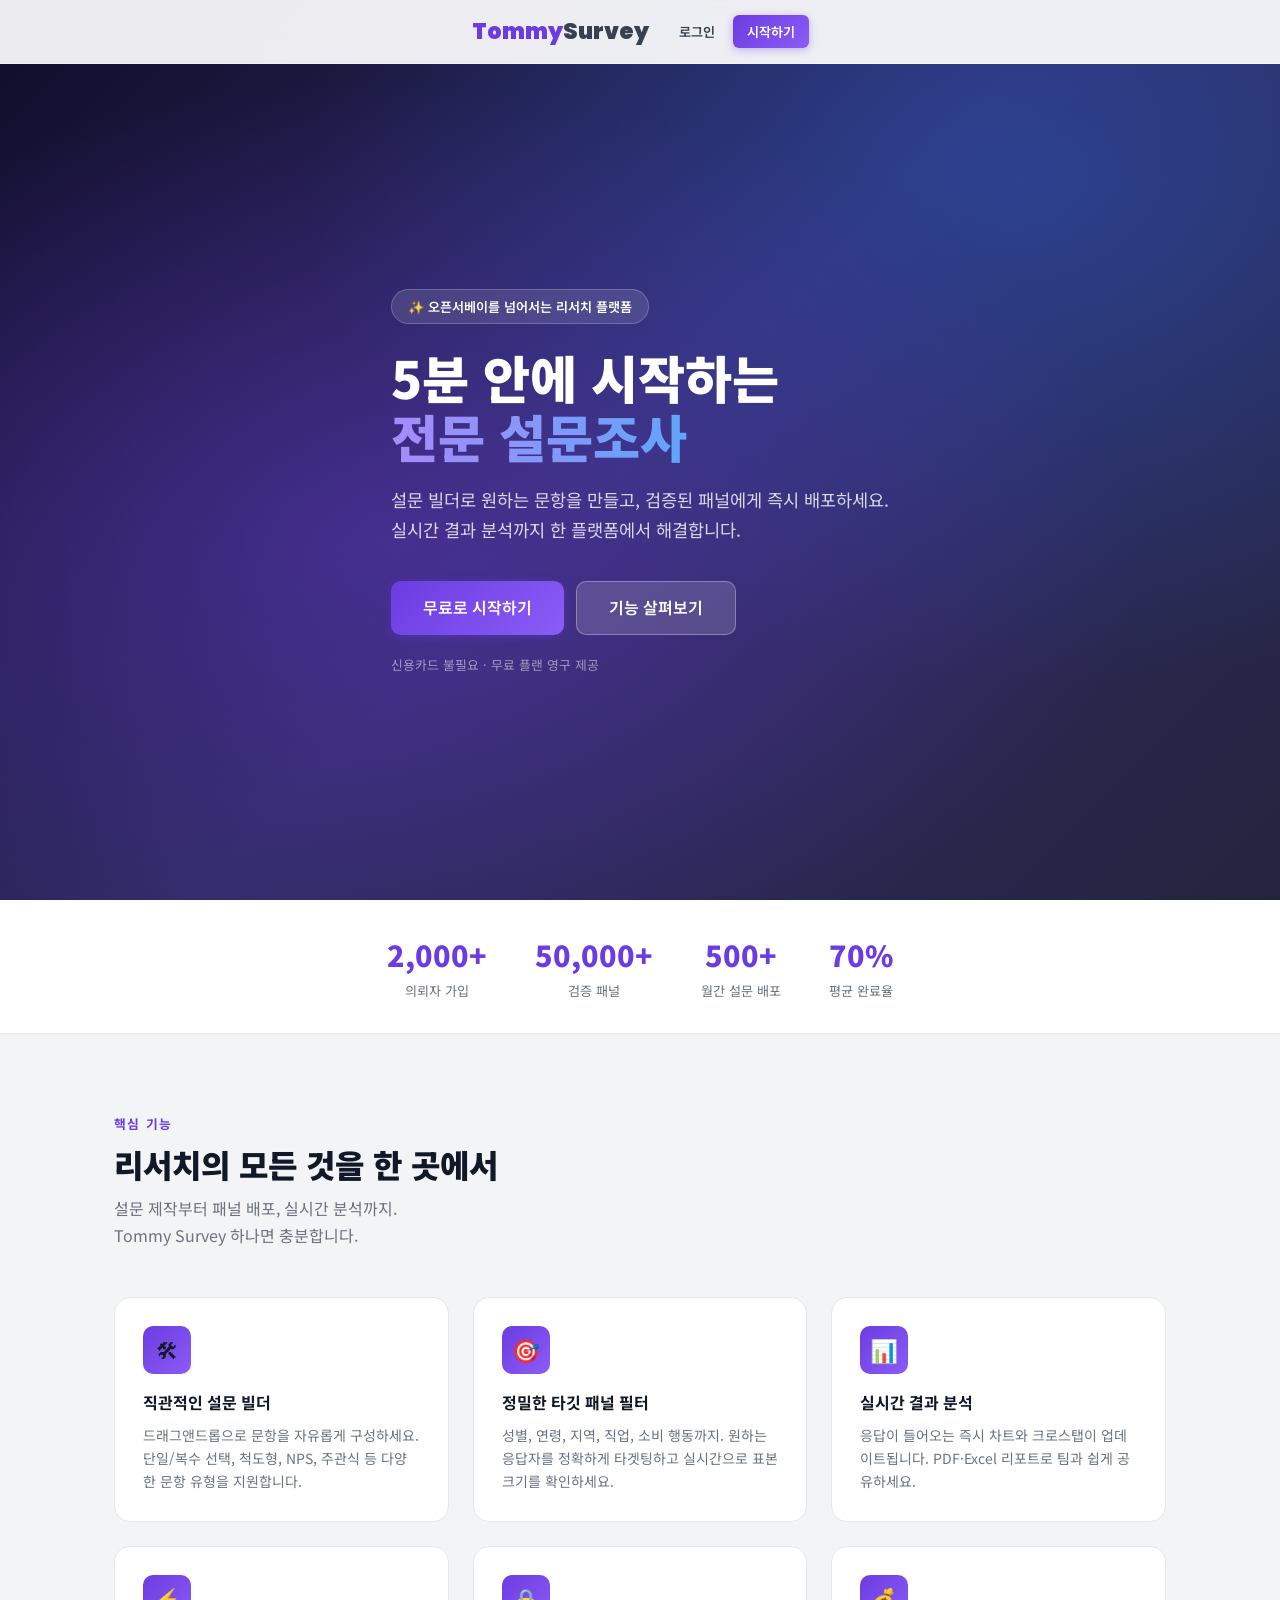
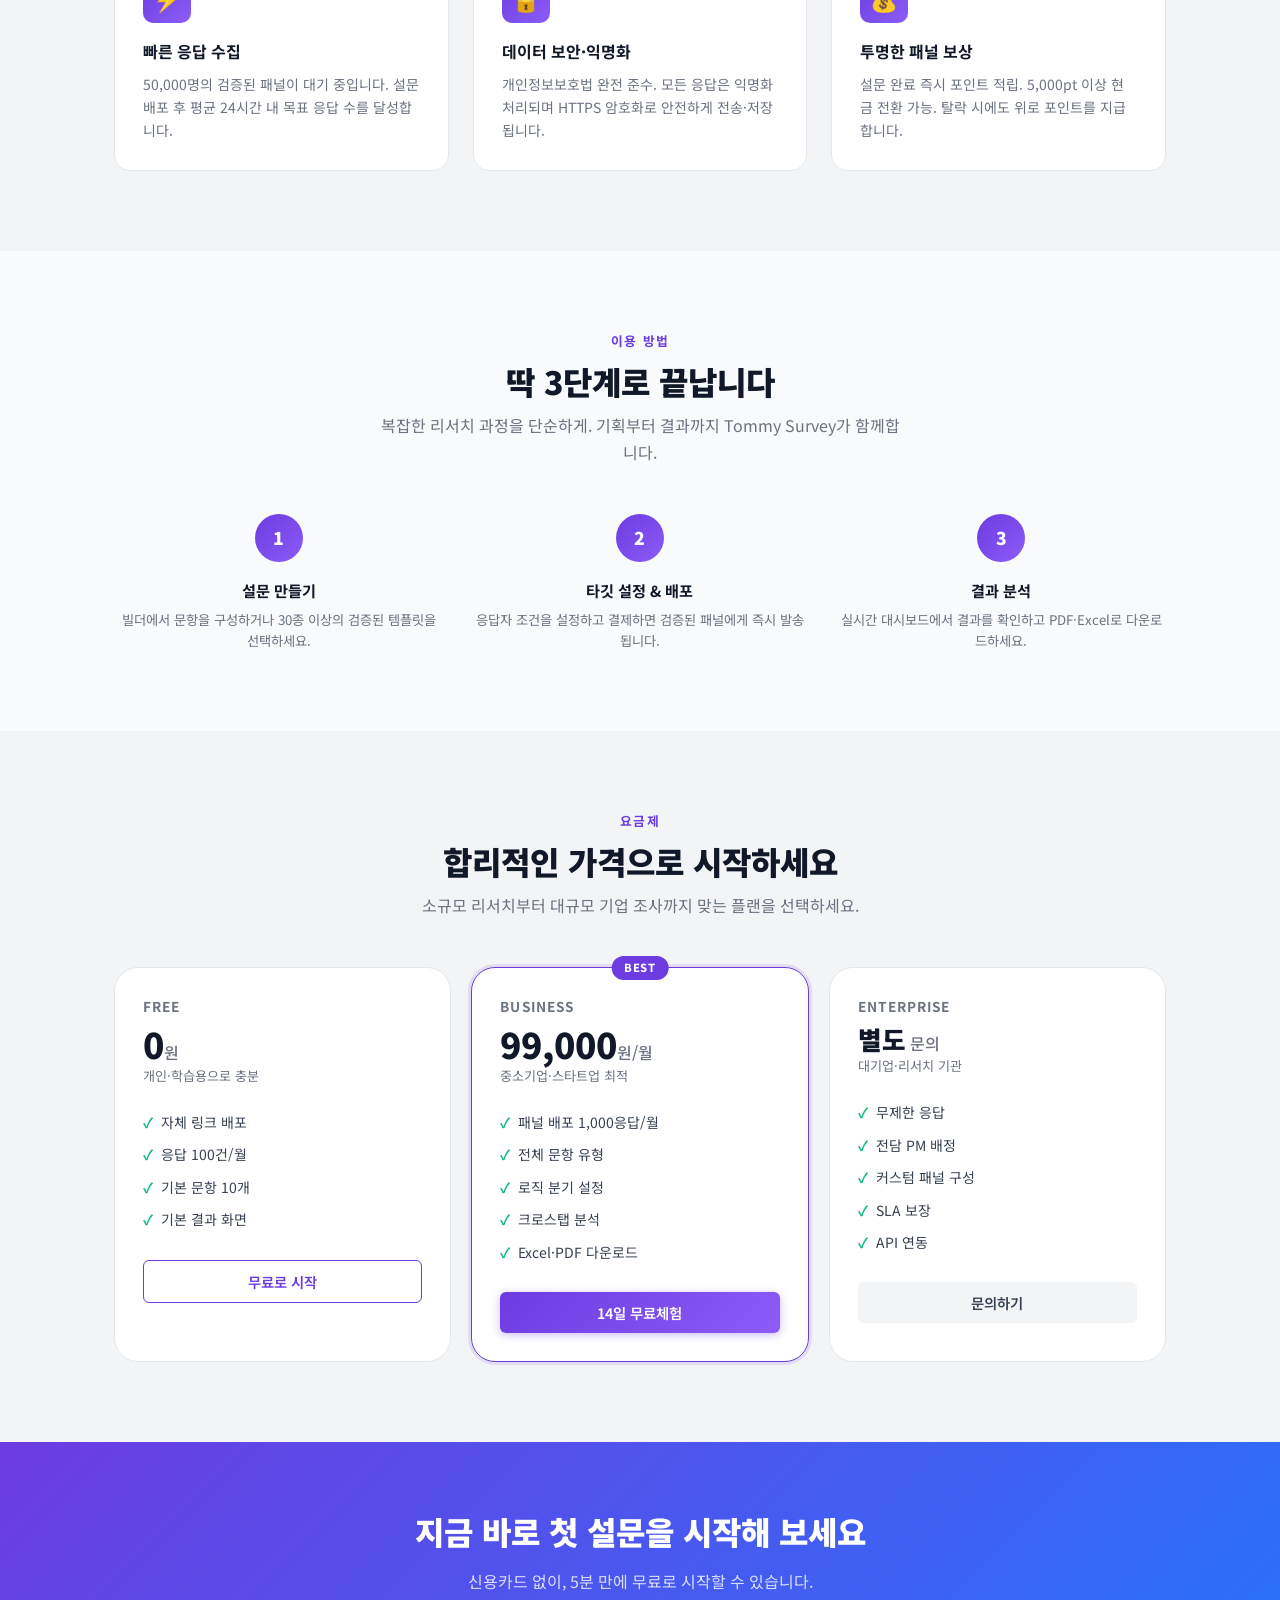
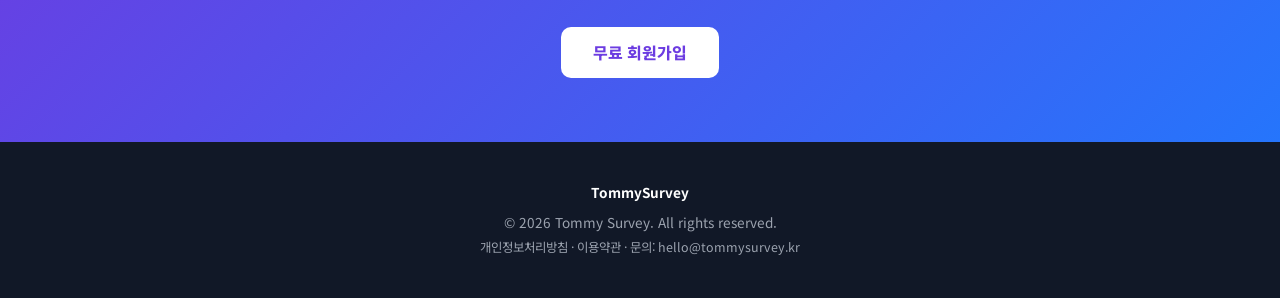
<file: index.html>
<!doctype html>
<html lang="ko">
<head>
  <meta charset="UTF-8" />
  <meta name="viewport" content="width=device-width, initial-scale=1.0" />
  <title>Tommy Survey — 누구나 5분 안에 전문 리서치</title>
  <link rel="stylesheet" href="/style.css" />
</head>
<body>

<!-- ── Navbar ────────────────────────────────────────── -->
<nav class="landing-nav">
  <div class="container" style="display:flex;align-items:center;gap:16px;">
    <a href="/" class="navbar-logo" style="flex:1;">Tommy<span>Survey</span></a>
    <div id="nav-links"></div>
  </div>
</nav>

<!-- ── Hero ──────────────────────────────────────────── -->
<section class="hero-section">
  <div class="container">
    <div class="hero-content">
      <div class="hero-tag">✨ 오픈서베이를 넘어서는 리서치 플랫폼</div>
      <h1 class="hero-title">
        5분 안에 시작하는<br/>
        <span class="accent">전문 설문조사</span>
      </h1>
      <p class="hero-desc">
        설문 빌더로 원하는 문항을 만들고, 검증된 패널에게 즉시 배포하세요.<br/>
        실시간 결과 분석까지 한 플랫폼에서 해결합니다.
      </p>
      <div class="hero-cta">
        <a href="/auth.html?tab=register" class="btn btn-primary btn-lg">무료로 시작하기</a>
        <a href="#features" class="btn btn-lg" style="background:rgba(255,255,255,.15);color:white;border:1.5px solid rgba(255,255,255,.3);">기능 살펴보기</a>
      </div>
      <p style="margin-top:20px;font-size:.8rem;opacity:.5;color:white;">신용카드 불필요 · 무료 플랜 영구 제공</p>
    </div>
  </div>
</section>

<!-- ── Social Proof ───────────────────────────────────── -->
<section style="background:var(--surface);padding:32px 0;border-bottom:1px solid var(--border);">
  <div class="container">
    <div style="display:flex;align-items:center;justify-content:center;flex-wrap:wrap;gap:48px;text-align:center;">
      <div>
        <div style="font-size:1.8rem;font-weight:900;color:var(--primary);">2,000+</div>
        <div style="font-size:.82rem;color:var(--text-sub);margin-top:2px;">의뢰자 가입</div>
      </div>
      <div>
        <div style="font-size:1.8rem;font-weight:900;color:var(--primary);">50,000+</div>
        <div style="font-size:.82rem;color:var(--text-sub);margin-top:2px;">검증 패널</div>
      </div>
      <div>
        <div style="font-size:1.8rem;font-weight:900;color:var(--primary);">500+</div>
        <div style="font-size:.82rem;color:var(--text-sub);margin-top:2px;">월간 설문 배포</div>
      </div>
      <div>
        <div style="font-size:1.8rem;font-weight:900;color:var(--primary);">70%</div>
        <div style="font-size:.82rem;color:var(--text-sub);margin-top:2px;">평균 완료율</div>
      </div>
    </div>
  </div>
</section>

<!-- ── Features ──────────────────────────────────────── -->
<section class="section" id="features">
  <div class="container">
    <div class="section-tag">핵심 기능</div>
    <h2 class="section-title">리서치의 모든 것을 한 곳에서</h2>
    <p class="section-desc">설문 제작부터 패널 배포, 실시간 분석까지.<br/>Tommy Survey 하나면 충분합니다.</p>

    <div class="feature-grid">
      <div class="feature-card">
        <div class="feature-icon">🛠</div>
        <div class="feature-title">직관적인 설문 빌더</div>
        <p class="feature-desc">드래그앤드롭으로 문항을 자유롭게 구성하세요. 단일/복수 선택, 척도형, NPS, 주관식 등 다양한 문항 유형을 지원합니다.</p>
      </div>
      <div class="feature-card">
        <div class="feature-icon">🎯</div>
        <div class="feature-title">정밀한 타깃 패널 필터</div>
        <p class="feature-desc">성별, 연령, 지역, 직업, 소비 행동까지. 원하는 응답자를 정확하게 타겟팅하고 실시간으로 표본 크기를 확인하세요.</p>
      </div>
      <div class="feature-card">
        <div class="feature-icon">📊</div>
        <div class="feature-title">실시간 결과 분석</div>
        <p class="feature-desc">응답이 들어오는 즉시 차트와 크로스탭이 업데이트됩니다. PDF·Excel 리포트로 팀과 쉽게 공유하세요.</p>
      </div>
      <div class="feature-card">
        <div class="feature-icon">⚡</div>
        <div class="feature-title">빠른 응답 수집</div>
        <p class="feature-desc">50,000명의 검증된 패널이 대기 중입니다. 설문 배포 후 평균 24시간 내 목표 응답 수를 달성합니다.</p>
      </div>
      <div class="feature-card">
        <div class="feature-icon">🔒</div>
        <div class="feature-title">데이터 보안·익명화</div>
        <p class="feature-desc">개인정보보호법 완전 준수. 모든 응답은 익명화 처리되며 HTTPS 암호화로 안전하게 전송·저장됩니다.</p>
      </div>
      <div class="feature-card">
        <div class="feature-icon">💰</div>
        <div class="feature-title">투명한 패널 보상</div>
        <p class="feature-desc">설문 완료 즉시 포인트 적립. 5,000pt 이상 현금 전환 가능. 탈락 시에도 위로 포인트를 지급합니다.</p>
      </div>
    </div>
  </div>
</section>

<!-- ── How it works ───────────────────────────────────── -->
<section class="section" style="background:var(--gray-50);" id="how">
  <div class="container">
    <div class="section-center">
      <div class="section-tag">이용 방법</div>
      <h2 class="section-title">딱 3단계로 끝납니다</h2>
      <p class="section-desc">복잡한 리서치 과정을 단순하게. 기획부터 결과까지 Tommy Survey가 함께합니다.</p>
    </div>
    <div class="steps">
      <div class="step">
        <div class="step-num">1</div>
        <div class="step-title">설문 만들기</div>
        <p class="step-desc">빌더에서 문항을 구성하거나 30종 이상의 검증된 템플릿을 선택하세요.</p>
      </div>
      <div class="step">
        <div class="step-num">2</div>
        <div class="step-title">타깃 설정 & 배포</div>
        <p class="step-desc">응답자 조건을 설정하고 결제하면 검증된 패널에게 즉시 발송됩니다.</p>
      </div>
      <div class="step">
        <div class="step-num">3</div>
        <div class="step-title">결과 분석</div>
        <p class="step-desc">실시간 대시보드에서 결과를 확인하고 PDF·Excel로 다운로드하세요.</p>
      </div>
    </div>
  </div>
</section>

<!-- ── Pricing ────────────────────────────────────────── -->
<section class="section" id="pricing">
  <div class="container">
    <div class="section-center">
      <div class="section-tag">요금제</div>
      <h2 class="section-title">합리적인 가격으로 시작하세요</h2>
      <p class="section-desc">소규모 리서치부터 대규모 기업 조사까지 맞는 플랜을 선택하세요.</p>
    </div>
    <div class="pricing-grid">
      <div class="pricing-card">
        <div class="pricing-name">Free</div>
        <div class="pricing-price">0<span>원</span></div>
        <div class="pricing-desc">개인·학습용으로 충분</div>
        <div class="pricing-features">
          <div class="pricing-feature">자체 링크 배포</div>
          <div class="pricing-feature">응답 100건/월</div>
          <div class="pricing-feature">기본 문항 10개</div>
          <div class="pricing-feature">기본 결과 화면</div>
        </div>
        <a href="/auth.html?tab=register" class="btn btn-outline btn-block">무료로 시작</a>
      </div>
      <div class="pricing-card featured">
        <div class="pricing-name">Business</div>
        <div class="pricing-price">99,000<span>원/월</span></div>
        <div class="pricing-desc">중소기업·스타트업 최적</div>
        <div class="pricing-features">
          <div class="pricing-feature">패널 배포 1,000응답/월</div>
          <div class="pricing-feature">전체 문항 유형</div>
          <div class="pricing-feature">로직 분기 설정</div>
          <div class="pricing-feature">크로스탭 분석</div>
          <div class="pricing-feature">Excel·PDF 다운로드</div>
        </div>
        <a href="/auth.html?tab=register" class="btn btn-primary btn-block">14일 무료체험</a>
      </div>
      <div class="pricing-card">
        <div class="pricing-name">Enterprise</div>
        <div class="pricing-price" style="font-size:1.6rem;">별도<span> 문의</span></div>
        <div class="pricing-desc">대기업·리서치 기관</div>
        <div class="pricing-features">
          <div class="pricing-feature">무제한 응답</div>
          <div class="pricing-feature">전담 PM 배정</div>
          <div class="pricing-feature">커스텀 패널 구성</div>
          <div class="pricing-feature">SLA 보장</div>
          <div class="pricing-feature">API 연동</div>
        </div>
        <a href="mailto:biz@tommysurvey.kr" class="btn btn-secondary btn-block">문의하기</a>
      </div>
    </div>
  </div>
</section>

<!-- ── CTA Banner ─────────────────────────────────────── -->
<section style="background:linear-gradient(135deg,var(--primary),var(--secondary));padding:64px 0;">
  <div class="container" style="text-align:center;color:white;">
    <h2 style="font-size:2rem;font-weight:900;margin-bottom:12px;">지금 바로 첫 설문을 시작해 보세요</h2>
    <p style="opacity:.8;font-size:1rem;margin-bottom:32px;">신용카드 없이, 5분 만에 무료로 시작할 수 있습니다.</p>
    <a href="/auth.html?tab=register" class="btn btn-lg" style="background:white;color:var(--primary);font-weight:800;">무료 회원가입</a>
  </div>
</section>

<!-- ── Footer ─────────────────────────────────────────── -->
<footer class="landing-footer">
  <div class="container">
    <strong>TommySurvey</strong>
    <p style="margin-top:8px;">© 2026 Tommy Survey. All rights reserved.</p>
    <p style="margin-top:4px;font-size:.78rem;">개인정보처리방침 · 이용약관 · 문의: hello@tommysurvey.kr</p>
  </div>
</footer>

<div id="toast-container"></div>
<script src="/main.js"></script>
<script>
document.addEventListener('DOMContentLoaded', () => {
  const user = currentUser();
  const navLinks = document.getElementById('nav-links');
  if (user) {
    const dest = user.role === 'creator' ? '/dashboard.html' : '/panel.html';
    navLinks.innerHTML = `
      <a href="${dest}" class="btn btn-primary btn-sm">내 대시보드</a>
    `;
  } else {
    navLinks.innerHTML = `
      <a href="/auth.html" class="btn btn-ghost btn-sm" style="color:var(--gray-700);">로그인</a>
      <a href="/auth.html?tab=register" class="btn btn-primary btn-sm">시작하기</a>
    `;
  }
});
</script>
</body>
</html>
</file>
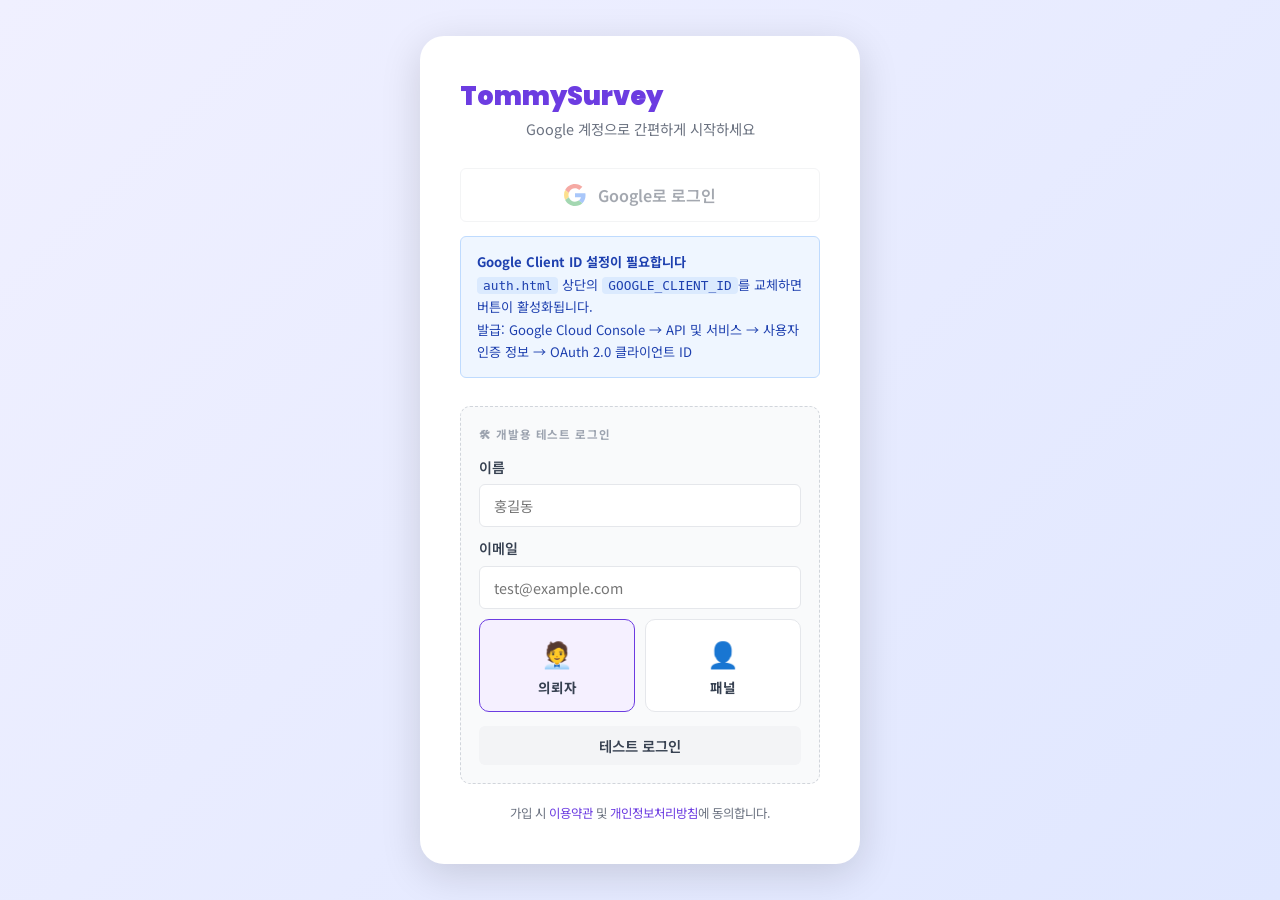
<file: auth.html>
<!doctype html>
<html lang="ko">
<head>
  <meta charset="UTF-8" />
  <meta name="viewport" content="width=device-width, initial-scale=1.0" />
  <title>로그인 — Tommy Survey</title>
  <link rel="stylesheet" href="/style.css" />
  <script src="https://accounts.google.com/gsi/client" async></script>
  <style>
    .google-btn {
      display: flex; align-items: center; justify-content: center; gap: 12px;
      width: 100%; padding: 14px 20px; border: 1.5px solid var(--border);
      border-radius: var(--radius-sm); background: var(--surface);
      font-size: 1rem; font-weight: 600; color: var(--gray-700);
      cursor: pointer; transition: background .15s, box-shadow .15s;
    }
    .google-btn:hover:not(:disabled) { background: var(--gray-50); box-shadow: var(--shadow-sm); }
    .google-btn:disabled { opacity: .45; cursor: not-allowed; }
    .google-btn svg { width: 22px; height: 22px; flex-shrink: 0; }
    .dev-section {
      margin-top: 28px; padding: 18px;
      border: 1.5px dashed var(--gray-300); border-radius: var(--radius);
      background: var(--gray-50);
    }
    .dev-label {
      font-size: .72rem; font-weight: 700; text-transform: uppercase;
      letter-spacing: .08em; color: var(--gray-400); margin-bottom: 12px;
    }
    .setup-box {
      background: #EFF6FF; border: 1px solid #BFDBFE;
      border-radius: var(--radius-sm); padding: 14px 16px;
      font-size: .82rem; color: #1E40AF; line-height: 1.7; margin-top: 14px;
    }
    .setup-box code {
      background: #DBEAFE; padding: 1px 6px; border-radius: 4px;
      font-family: monospace; font-size: .8rem;
    }
  </style>
</head>
<body>

<div class="auth-page">
  <div class="auth-card">
    <a href="/index.html" class="auth-logo">TommySurvey</a>

    <p style="text-align:center;color:var(--text-sub);font-size:.9rem;margin-bottom:28px;">
      Google 계정으로 간편하게 시작하세요
    </p>

    <!-- Google OAuth 버튼 -->
    <button class="google-btn" id="google-btn" onclick="startGoogleLogin()" disabled>
      <svg viewBox="0 0 48 48">
        <path fill="#EA4335" d="M24 9.5c3.54 0 6.71 1.22 9.21 3.6l6.85-6.85C35.9 2.38 30.47 0 24 0 14.62 0 6.51 5.38 2.56 13.22l7.98 6.19C12.43 13.72 17.74 9.5 24 9.5z"/>
        <path fill="#4285F4" d="M46.98 24.55c0-1.57-.15-3.09-.38-4.55H24v9.02h12.94c-.58 2.96-2.26 5.48-4.78 7.18l7.73 6c4.51-4.18 7.09-10.36 7.09-17.65z"/>
        <path fill="#FBBC05" d="M10.53 28.59c-.48-1.45-.76-2.99-.76-4.59s.27-3.14.76-4.59l-7.98-6.19C.92 16.46 0 20.12 0 24c0 3.88.92 7.54 2.56 10.78l7.97-6.19z"/>
        <path fill="#34A853" d="M24 48c6.48 0 11.93-2.13 15.89-5.81l-7.73-6c-2.18 1.48-4.97 2.36-8.16 2.36-6.26 0-11.57-4.22-13.47-9.91l-7.98 6.19C6.51 42.62 14.62 48 24 48z"/>
      </svg>
      <span id="google-btn-text">Google로 로그인</span>
    </button>

    <!-- Client ID 미설정 안내 -->
    <div class="setup-box" id="setup-guide">
      <strong>Google Client ID 설정이 필요합니다</strong><br/>
      <code>auth.html</code> 상단의 <code>GOOGLE_CLIENT_ID</code>를 교체하면 버튼이 활성화됩니다.<br/>
      발급: Google Cloud Console → API 및 서비스 → 사용자 인증 정보 → OAuth 2.0 클라이언트 ID
    </div>

    <!-- 개발용 테스트 로그인 (Client ID 미설정 시에만 노출) -->
    <div class="dev-section" id="dev-section">
      <div class="dev-label">🛠 개발용 테스트 로그인</div>
      <div class="form-group" style="margin-bottom:10px;">
        <label class="form-label">이름</label>
        <input type="text" class="form-input" id="dev-name" placeholder="홍길동" />
      </div>
      <div class="form-group" style="margin-bottom:10px;">
        <label class="form-label">이메일</label>
        <input type="email" class="form-input" id="dev-email" placeholder="test@example.com" />
      </div>
      <div class="role-select" style="margin-bottom:14px;">
        <button class="role-btn active" id="dev-role-creator" onclick="selectDevRole('creator')">
          <div class="role-icon">🧑‍💼</div>
          <div class="role-name">의뢰자</div>
        </button>
        <button class="role-btn" id="dev-role-panel" onclick="selectDevRole('panel')">
          <div class="role-icon">👤</div>
          <div class="role-name">패널</div>
        </button>
      </div>
      <div id="dev-error" class="form-error" style="display:none;margin-bottom:8px;"></div>
      <button class="btn btn-secondary btn-block" onclick="devLogin()">테스트 로그인</button>
    </div>

    <p style="text-align:center;font-size:.78rem;color:var(--text-sub);margin-top:20px;">
      가입 시 <a href="#" style="color:var(--primary);">이용약관</a> 및
      <a href="#" style="color:var(--primary);">개인정보처리방침</a>에 동의합니다.
    </p>
  </div>
</div>

<!-- 신규 가입 역할 선택 모달 (Google OAuth 용) -->
<div class="modal-backdrop" id="google-role-modal">
  <div class="modal">
    <div class="modal-header">
      <span class="modal-title">역할을 선택해 주세요</span>
    </div>
    <p style="font-size:.875rem;color:var(--text-sub);margin-bottom:20px;">
      <span id="google-user-name" style="font-weight:700;color:var(--gray-900);"></span>님,
      Tommy Survey에서 어떤 역할로 활동하실 건가요?
    </p>
    <div class="role-select">
      <button class="role-btn active" id="modal-role-creator" onclick="selectGoogleRole('creator')">
        <div class="role-icon">🧑‍💼</div>
        <div class="role-name">의뢰자</div>
        <div class="role-desc">설문 제작·배포</div>
      </button>
      <button class="role-btn" id="modal-role-panel" onclick="selectGoogleRole('panel')">
        <div class="role-icon">👤</div>
        <div class="role-name">패널</div>
        <div class="role-desc">설문 참여·보상</div>
      </button>
    </div>
    <div class="modal-footer">
      <button class="btn btn-primary btn-block btn-lg" onclick="completeGoogleSignup()">시작하기</button>
    </div>
  </div>
</div>

<div id="toast-container"></div>
<script src="/main.js"></script>
<script>
/* ──────────────────────────────────────────────────────
   Google OAuth Client ID
   Google Cloud Console → OAuth 2.0 클라이언트 ID 발급 후 입력
   ────────────────────────────────────────────────────── */
const GOOGLE_CLIENT_ID = 'YOUR_GOOGLE_CLIENT_ID.apps.googleusercontent.com';

let pendingGoogle   = null;
let googleRoleModal = 'creator';
let devRole         = 'creator';

const isConfigured = () => !GOOGLE_CLIENT_ID.startsWith('YOUR_');

/* ── GIS 초기화 ───────────────────────────────── */
window.addEventListener('load', () => {
  if (isConfigured()) {
    // 실제 Google OAuth 활성화
    document.getElementById('google-btn').disabled    = false;
    document.getElementById('setup-guide').style.display = 'none';
    document.getElementById('dev-section').style.display  = 'none';

    if (typeof google !== 'undefined' && google.accounts) {
      google.accounts.id.initialize({
        client_id: GOOGLE_CLIENT_ID,
        callback: handleGoogleCredential,
        auto_select: false,
      });
    }
  }
  // 미설정 시: Google 버튼 비활성 + 안내 + 개발용 섹션 노출 (기본값)
});

/* ── 실제 Google OAuth ────────────────────────── */
function startGoogleLogin() {
  if (typeof google === 'undefined' || !google.accounts) {
    toast('Google 로그인 라이브러리 로딩 중입니다. 잠시 후 다시 시도하세요.', 'warning');
    return;
  }
  google.accounts.id.prompt();
}

function handleGoogleCredential(response) {
  const payload = decodeJwt(response.credential);
  processGoogleUser({ email: payload.email, name: payload.name, picture: payload.picture });
}

function decodeJwt(token) {
  const base64 = token.split('.')[1].replace(/-/g, '+').replace(/_/g, '/');
  return JSON.parse(decodeURIComponent(
    atob(base64).split('').map(c => '%' + ('00' + c.charCodeAt(0).toString(16)).slice(-2)).join('')
  ));
}

/* ── 공통: 유저 처리 ──────────────────────────── */
function processGoogleUser({ email, name, picture = '' }) {
  const existing = DB.getUsers().find(u => u.email === email);
  if (existing) {
    DB.setSession({ userId: existing.id, role: existing.role });
    toast(`${existing.name}님, 환영합니다!`, 'success');
    redirect(existing.role);
  } else {
    pendingGoogle = { email, name, picture };
    document.getElementById('google-user-name').textContent = name;
    document.getElementById('google-role-modal').classList.add('open');
  }
}

/* ── 역할 선택 모달 (Google OAuth 신규 가입) ─── */
function selectGoogleRole(role) {
  googleRoleModal = role;
  document.getElementById('modal-role-creator').classList.toggle('active', role === 'creator');
  document.getElementById('modal-role-panel').classList.toggle('active',   role === 'panel');
}

function completeGoogleSignup() {
  if (!pendingGoogle) return;
  const newUser = {
    id: genId('user'), email: pendingGoogle.email, name: pendingGoogle.name,
    picture: pendingGoogle.picture, role: googleRoleModal, password: null,
    credits:  googleRoleModal === 'creator' ? 0 : undefined,
    points:   googleRoleModal === 'panel'   ? 0 : undefined,
    provider: 'google', createdAt: new Date().toISOString()
  };
  const users = DB.getUsers();
  users.push(newUser);
  DB.setUsers(users);
  DB.setSession({ userId: newUser.id, role: newUser.role });
  document.getElementById('google-role-modal').classList.remove('open');
  toast('가입이 완료되었습니다!', 'success');
  redirect(newUser.role);
}

/* ── 개발용 테스트 로그인 ─────────────────────── */
function selectDevRole(role) {
  devRole = role;
  document.getElementById('dev-role-creator').classList.toggle('active', role === 'creator');
  document.getElementById('dev-role-panel').classList.toggle('active',   role === 'panel');
}

function devLogin() {
  const name  = document.getElementById('dev-name').value.trim();
  const email = document.getElementById('dev-email').value.trim();
  const errEl = document.getElementById('dev-error');
  errEl.style.display = 'none';
  if (!name)  { errEl.textContent = '이름을 입력해 주세요.'; errEl.style.display = ''; return; }
  if (!email || !email.includes('@')) { errEl.textContent = '올바른 이메일을 입력해 주세요.'; errEl.style.display = ''; return; }

  const users    = DB.getUsers();
  let user = users.find(u => u.email === email);
  if (!user) {
    user = {
      id: genId('user'), email, name, role: devRole, password: null,
      credits: devRole === 'creator' ? 0 : undefined,
      points:  devRole === 'panel'   ? 0 : undefined,
      provider: 'dev', createdAt: new Date().toISOString()
    };
    users.push(user);
    DB.setUsers(users);
  }
  DB.setSession({ userId: user.id, role: user.role });
  toast(`${user.name}님, 환영합니다!`, 'success');
  redirect(user.role);
}

function redirect(role) {
  setTimeout(() => {
    window.location.href = role === 'creator' ? '/dashboard.html' : '/panel.html';
  }, 500);
}

document.addEventListener('DOMContentLoaded', () => {
  const user = currentUser();
  if (user) redirect(user.role);
});
</script>
</body>
</html>
</file>
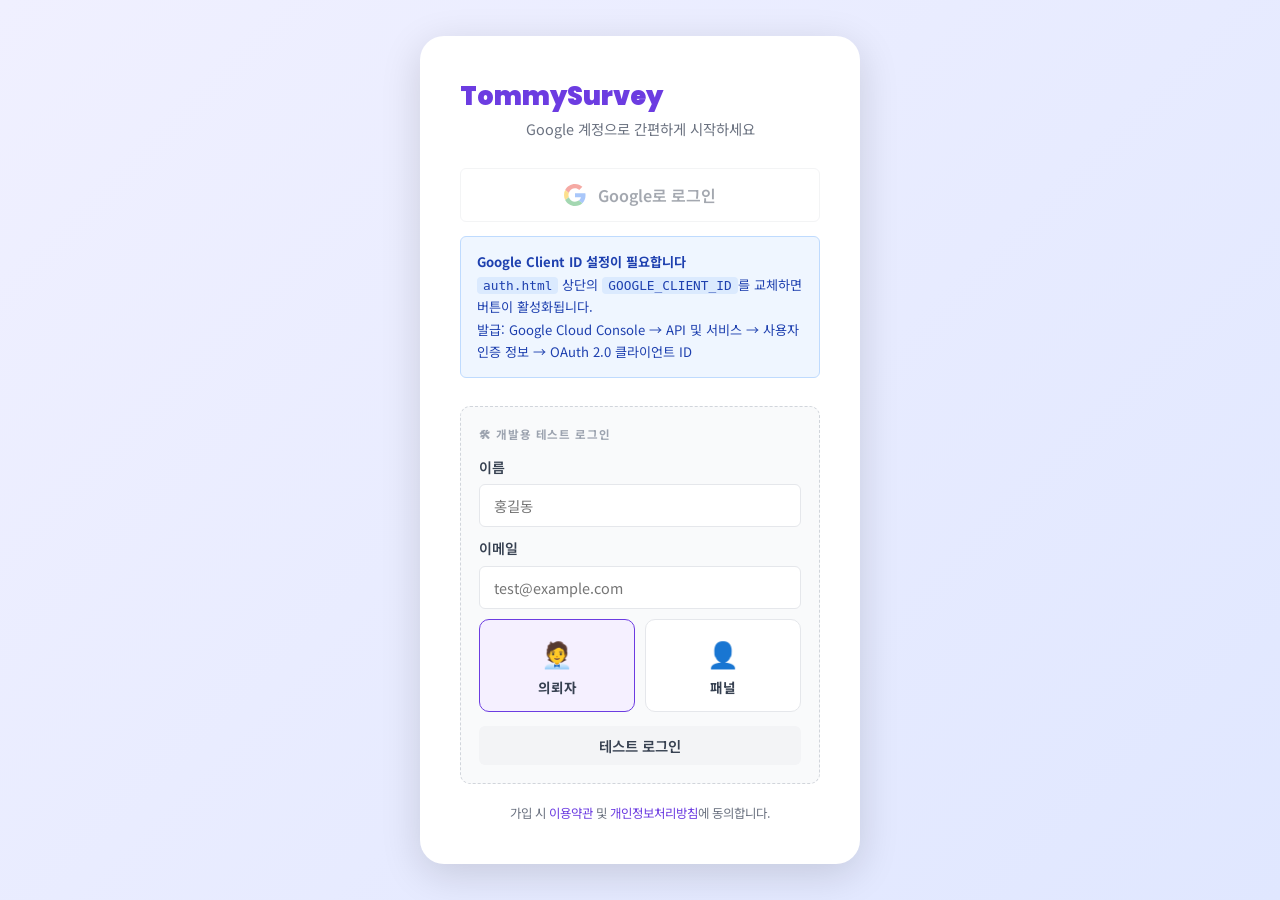
<file: builder.html>
<!doctype html>
<html lang="ko">
<head>
  <meta charset="UTF-8" />
  <meta name="viewport" content="width=device-width, initial-scale=1.0" />
  <title>설문 빌더 — Tommy Survey</title>
  <link rel="stylesheet" href="/style.css" />
</head>
<body>

<nav class="navbar" id="navbar"></nav>

<main class="page-content">
  <div class="container">

    <!-- Toolbar -->
    <div class="builder-toolbar">
      <div>
        <a href="/dashboard.html" class="btn btn-ghost btn-sm" style="margin-right:8px;">← 대시보드</a>
        <span class="builder-toolbar-title" id="survey-title-display">새 설문</span>
      </div>
      <div style="display:flex;gap:8px;flex-wrap:wrap;">
        <button class="btn btn-ghost btn-sm" onclick="togglePreview()" id="preview-btn">미리보기</button>
        <button class="btn btn-secondary btn-sm" onclick="saveDraft()">임시저장</button>
        <button class="btn btn-primary btn-sm" onclick="openPublishModal()">발행하기</button>
      </div>
    </div>

    <!-- Builder layout -->
    <div class="builder-layout" id="builder-view">

      <!-- Sidebar: question list -->
      <div class="builder-sidebar">
        <div class="builder-sidebar-title">문항 목록</div>
        <div id="q-list"></div>
        <button class="btn btn-outline btn-block btn-sm" style="margin-top:12px;" onclick="addQuestion()">+ 문항 추가</button>

        <hr class="divider" />
        <div class="builder-sidebar-title">설문 정보</div>
        <div class="form-group">
          <label class="form-label">설문 제목</label>
          <input type="text" class="form-input" id="info-title" placeholder="설문 제목을 입력하세요" oninput="updateTitle(this.value)" />
        </div>
        <div class="form-group">
          <label class="form-label">설명</label>
          <textarea class="form-textarea" id="info-desc" placeholder="설문 소개 (선택)"></textarea>
        </div>
        <div class="form-group">
          <label class="form-label">목표 응답 수</label>
          <input type="number" class="form-input" id="info-target" placeholder="예: 100" min="10" max="10000" />
        </div>
        <div class="form-group">
          <label class="form-label">응답자 보상 (포인트)</label>
          <select class="form-select" id="info-reward">
            <option value="100">100 pt (약 1분)</option>
            <option value="200" selected>200 pt (약 5분)</option>
            <option value="300">300 pt (약 10분)</option>
            <option value="500">500 pt (약 15분+)</option>
          </select>
        </div>
      </div>

      <!-- Main: question editor -->
      <div class="builder-main">
        <div id="editor-area">
          <div class="empty-state" id="empty-editor">
            <div class="empty-icon">✏️</div>
            <h3>문항을 추가해 보세요</h3>
            <p>왼쪽의 '+ 문항 추가' 버튼을 눌러 첫 번째 문항을 만드세요.</p>
          </div>
        </div>
      </div>
    </div>

    <!-- Preview view -->
    <div id="preview-view" style="display:none;">
      <div style="display:flex;justify-content:space-between;align-items:center;margin-bottom:20px;">
        <h2 style="font-size:1.2rem;font-weight:700;" id="preview-title">미리보기</h2>
        <button class="btn btn-secondary" onclick="togglePreview()">← 빌더로 돌아가기</button>
      </div>
      <div id="preview-content"></div>
    </div>

  </div>
</main>

<!-- Publish modal -->
<div class="modal-backdrop" id="publish-modal">
  <div class="modal">
    <div class="modal-header">
      <span class="modal-title">설문 발행</span>
      <button class="modal-close" onclick="closePublishModal()">×</button>
    </div>
    <p style="font-size:.9rem;color:var(--text-sub);margin-bottom:16px;">설문을 발행하면 패널에게 배포됩니다. 발행 후에는 문항 수정이 제한됩니다.</p>
    <div style="background:var(--gray-50);border-radius:var(--radius);padding:16px;font-size:.85rem;">
      <div style="display:flex;justify-content:space-between;margin-bottom:6px;">
        <span style="color:var(--text-sub);">문항 수</span>
        <span id="pub-q-count" style="font-weight:700;">-</span>
      </div>
      <div style="display:flex;justify-content:space-between;margin-bottom:6px;">
        <span style="color:var(--text-sub);">목표 응답</span>
        <span id="pub-target" style="font-weight:700;">-</span>
      </div>
      <div style="display:flex;justify-content:space-between;">
        <span style="color:var(--text-sub);">응답자 보상</span>
        <span id="pub-reward" style="font-weight:700;">-</span>
      </div>
    </div>
    <div class="modal-footer">
      <button class="btn btn-ghost" onclick="closePublishModal()">취소</button>
      <button class="btn btn-primary" onclick="publishSurvey()">발행하기</button>
    </div>
  </div>
</div>

<div id="toast-container"></div>
<script src="/main.js"></script>
<script>
let user;
let survey = {
  id: null, title: '새 설문', description: '', status: 'draft',
  targetCount: 100, reward: 200, questions: [], creatorId: null
};
let activeQIdx = -1;
let isPreview = false;

document.addEventListener('DOMContentLoaded', () => {
  user = requireAuth('creator');
  if (!user) return;
  survey.creatorId = user.id;

  const urlId = new URLSearchParams(location.search).get('id');
  if (urlId) {
    const existing = DB.getSurveys().find(s => s.id === urlId);
    if (existing && existing.creatorId === user.id) {
      survey = JSON.parse(JSON.stringify(existing));
      document.getElementById('info-title').value  = survey.title;
      document.getElementById('info-desc').value   = survey.description || '';
      document.getElementById('info-target').value = survey.targetCount || '';
      document.getElementById('info-reward').value = String(survey.reward || 200);
      document.getElementById('survey-title-display').textContent = survey.title;
    }
  }
  renderQList();
  if (survey.questions.length > 0) selectQuestion(0);
});

/* ─── Question List ──────────────────────────────────── */
function renderQList() {
  const container = document.getElementById('q-list');
  if (survey.questions.length === 0) {
    container.innerHTML = '<p style="font-size:.8rem;color:var(--text-sub);text-align:center;padding:8px 0;">문항이 없습니다.</p>';
    return;
  }
  container.innerHTML = survey.questions.map((q, i) => `
    <div class="q-card ${i === activeQIdx ? 'active' : ''}" onclick="selectQuestion(${i})">
      <div class="q-card-num">${i+1}</div>
      <div class="q-card-content">
        <div class="q-card-text">${q.text || '(제목 없음)'}</div>
        <div class="q-card-type">${Q_TYPES[q.type]?.label || q.type}</div>
      </div>
      <div class="q-card-actions" onclick="event.stopPropagation()">
        <button class="btn btn-icon btn-ghost btn-sm" title="위로" onclick="moveQ(${i},-1)" ${i===0?'disabled':''}>↑</button>
        <button class="btn btn-icon btn-ghost btn-sm" title="아래로" onclick="moveQ(${i},1)" ${i===survey.questions.length-1?'disabled':''}>↓</button>
        <button class="btn btn-icon btn-ghost btn-sm" title="삭제" style="color:var(--danger);" onclick="removeQ(${i})">✕</button>
      </div>
    </div>
  `).join('');
  document.getElementById('empty-editor').style.display = survey.questions.length === 0 ? '' : 'none';
}

function addQuestion() {
  const newQ = {
    id: genId('q'), type: 'single',
    text: '', required: true,
    options: ['선택지 1', '선택지 2'],
    min: 1, max: 5, minLabel: '매우 불만족', maxLabel: '매우 만족'
  };
  survey.questions.push(newQ);
  selectQuestion(survey.questions.length - 1);
  renderQList();
}

function removeQ(idx) {
  survey.questions.splice(idx, 1);
  if (activeQIdx >= survey.questions.length) activeQIdx = survey.questions.length - 1;
  renderQList();
  if (survey.questions.length > 0) selectQuestion(activeQIdx); else clearEditor();
}

function moveQ(idx, dir) {
  const arr = survey.questions;
  const target = idx + dir;
  if (target < 0 || target >= arr.length) return;
  [arr[idx], arr[target]] = [arr[target], arr[idx]];
  activeQIdx = target;
  renderQList();
  renderEditor(activeQIdx);
}

/* ─── Editor ─────────────────────────────────────────── */
function selectQuestion(idx) {
  activeQIdx = idx;
  renderQList();
  renderEditor(idx);
}

function clearEditor() {
  document.getElementById('editor-area').innerHTML = `
    <div class="empty-state" id="empty-editor">
      <div class="empty-icon">✏️</div>
      <h3>문항을 추가해 보세요</h3>
      <p>왼쪽의 '+ 문항 추가' 버튼을 눌러 첫 번째 문항을 만드세요.</p>
    </div>
  `;
}

function renderEditor(idx) {
  const q = survey.questions[idx];
  if (!q) { clearEditor(); return; }

  let optionsHtml = '';
  if (q.type === 'single' || q.type === 'multiple') {
    optionsHtml = `
      <div class="form-group">
        <label class="form-label">선택지</label>
        <div id="options-list">
          ${q.options.map((opt, oi) => `
            <div class="option-row">
              <div class="option-icon ${q.type==='single'?'circle':''}"></div>
              <input type="text" class="form-input" value="${opt}" oninput="updateOption(${oi}, this.value)" />
              <button class="btn btn-icon btn-ghost btn-sm" style="color:var(--danger);" onclick="removeOption(${oi})">✕</button>
            </div>
          `).join('')}
        </div>
        <button class="btn btn-ghost btn-sm" style="margin-top:8px;" onclick="addOption()">+ 선택지 추가</button>
      </div>
    `;
  } else if (q.type === 'scale') {
    optionsHtml = `
      <div style="display:grid;grid-template-columns:1fr 1fr;gap:12px;" class="form-group">
        <div>
          <label class="form-label">최솟값 레이블</label>
          <input type="text" class="form-input" value="${q.minLabel||''}" oninput="updateQField('minLabel', this.value)" placeholder="예: 매우 불만족" />
        </div>
        <div>
          <label class="form-label">최댓값 레이블</label>
          <input type="text" class="form-input" value="${q.maxLabel||''}" oninput="updateQField('maxLabel', this.value)" placeholder="예: 매우 만족" />
        </div>
      </div>
      <div style="display:grid;grid-template-columns:1fr 1fr;gap:12px;" class="form-group">
        <div>
          <label class="form-label">최솟값</label>
          <input type="number" class="form-input" value="${q.min||1}" oninput="updateQField('min', Number(this.value))" min="1" max="5" />
        </div>
        <div>
          <label class="form-label">최댓값</label>
          <input type="number" class="form-input" value="${q.max||5}" oninput="updateQField('max', Number(this.value))" min="3" max="10" />
        </div>
      </div>
    `;
  } else if (q.type === 'nps') {
    optionsHtml = `<p style="font-size:.85rem;color:var(--text-sub);background:var(--gray-50);padding:12px;border-radius:var(--radius);">NPS는 0~10 척도로 자동 설정됩니다. "이 서비스를 지인에게 추천할 의향" 형태로 사용하세요.</p>`;
  }

  document.getElementById('editor-area').innerHTML = `
    <div class="card">
      <div class="card-header">
        <span class="card-title">문항 ${idx+1} 편집</span>
      </div>
      <div class="form-group">
        <label class="form-label">문항 유형</label>
        <select class="form-select" onchange="updateQType(this.value)">
          ${Object.entries(Q_TYPES).map(([k,v]) => `<option value="${k}" ${q.type===k?'selected':''}>${v.icon} ${v.label}</option>`).join('')}
        </select>
      </div>
      <div class="form-group">
        <label class="form-label">문항 텍스트 <span style="color:var(--danger)">*</span></label>
        <textarea class="form-textarea" rows="2" placeholder="질문을 입력하세요" oninput="updateQField('text', this.value)">${q.text}</textarea>
      </div>
      ${optionsHtml}
      <div class="toggle-group">
        <label class="toggle">
          <input type="checkbox" ${q.required?'checked':''} onchange="updateQField('required', this.checked)" />
          <span class="toggle-slider"></span>
        </label>
        <span style="font-size:.875rem;color:var(--gray-700);">필수 응답</span>
      </div>
    </div>
  `;
}

/* ─── Q field helpers ────────────────────────────────── */
function updateQField(field, value) {
  if (activeQIdx < 0) return;
  survey.questions[activeQIdx][field] = value;
  if (field === 'text') renderQList();
}
function updateQType(type) {
  const q = survey.questions[activeQIdx];
  q.type = type;
  if (type === 'single' || type === 'multiple') {
    if (!q.options || q.options.length === 0) q.options = ['선택지 1', '선택지 2'];
  }
  renderQList();
  renderEditor(activeQIdx);
}
function updateOption(i, val) { survey.questions[activeQIdx].options[i] = val; }
function addOption() {
  survey.questions[activeQIdx].options.push(`선택지 ${survey.questions[activeQIdx].options.length + 1}`);
  renderEditor(activeQIdx);
}
function removeOption(i) {
  survey.questions[activeQIdx].options.splice(i, 1);
  renderEditor(activeQIdx);
}
function updateTitle(val) {
  survey.title = val || '새 설문';
  document.getElementById('survey-title-display').textContent = survey.title;
}

/* ─── Save / Publish ─────────────────────────────────── */
function gatherSurveyInfo() {
  survey.title       = document.getElementById('info-title').value.trim() || '새 설문';
  survey.description = document.getElementById('info-desc').value.trim();
  survey.targetCount = parseInt(document.getElementById('info-target').value) || 100;
  survey.reward      = parseInt(document.getElementById('info-reward').value) || 200;
}

function saveDraft() {
  gatherSurveyInfo();
  const surveys = DB.getSurveys();
  if (!survey.id) {
    survey.id = genId('survey');
    survey.status = 'draft';
    survey.createdAt = new Date().toISOString();
    surveys.push(survey);
  } else {
    const idx = surveys.findIndex(s => s.id === survey.id);
    if (idx !== -1) surveys[idx] = survey; else surveys.push(survey);
  }
  DB.setSurveys(surveys);
  toast('임시저장 완료!', 'success');
  history.replaceState(null, '', `/builder.html?id=${survey.id}`);
}

function openPublishModal() {
  gatherSurveyInfo();
  if (survey.questions.length === 0) { toast('문항을 1개 이상 추가하세요.', 'error'); return; }
  if (!survey.title) { toast('설문 제목을 입력하세요.', 'error'); return; }
  document.getElementById('pub-q-count').textContent = `${survey.questions.length}개`;
  document.getElementById('pub-target').textContent  = `${fmtNum(survey.targetCount)}명`;
  document.getElementById('pub-reward').textContent  = `${fmtNum(survey.reward)} pt/응답`;
  document.getElementById('publish-modal').classList.add('open');
}
function closePublishModal() {
  document.getElementById('publish-modal').classList.remove('open');
}

function publishSurvey() {
  gatherSurveyInfo();
  survey.status = 'active';
  if (!survey.id) survey.id = genId('survey');
  if (!survey.createdAt) survey.createdAt = new Date().toISOString();
  survey.publishedAt = new Date().toISOString();

  const surveys = DB.getSurveys();
  const idx = surveys.findIndex(s => s.id === survey.id);
  if (idx !== -1) surveys[idx] = survey; else surveys.push(survey);
  DB.setSurveys(surveys);
  closePublishModal();
  toast('설문이 발행되었습니다!', 'success');
  setTimeout(() => window.location.href = '/dashboard.html', 800);
}

/* ─── Preview ────────────────────────────────────────── */
function togglePreview() {
  isPreview = !isPreview;
  document.getElementById('builder-view').style.display = isPreview ? 'none' : '';
  document.getElementById('preview-view').style.display  = isPreview ? ''    : 'none';
  document.getElementById('preview-btn').textContent    = isPreview ? '편집으로 돌아가기' : '미리보기';
  if (isPreview) renderPreview();
}

function renderPreview() {
  gatherSurveyInfo();
  document.getElementById('preview-title').textContent = survey.title || '미리보기';
  const container = document.getElementById('preview-content');
  if (survey.questions.length === 0) {
    container.innerHTML = '<div class="empty-state"><div class="empty-icon">📋</div><h3>문항이 없습니다</h3><p>편집 화면에서 문항을 추가하세요.</p></div>';
    return;
  }
  container.innerHTML = `
    <div style="max-width:620px;margin:0 auto;">
      <div class="card" style="margin-bottom:20px;">
        <h2 style="font-size:1.3rem;font-weight:800;">${survey.title}</h2>
        ${survey.description ? `<p style="margin-top:8px;color:var(--text-sub);">${survey.description}</p>` : ''}
        <div style="display:flex;gap:16px;margin-top:12px;font-size:.82rem;color:var(--text-sub);">
          <span>📋 ${survey.questions.length}문항</span>
          <span>⭐ ${survey.reward}pt 지급</span>
        </div>
      </div>
      ${survey.questions.map((q, i) => renderPreviewQ(q, i)).join('')}
      <button class="btn btn-primary btn-block btn-lg" disabled style="margin-top:8px;">제출하기 (미리보기)</button>
    </div>
  `;
}

function renderPreviewQ(q, i) {
  let body = '';
  if (q.type === 'single') {
    body = q.options.map(opt => `
      <div class="survey-option">
        <div class="survey-option-mark"></div>
        <span>${opt}</span>
      </div>
    `).join('');
  } else if (q.type === 'multiple') {
    body = q.options.map(opt => `
      <div class="survey-option">
        <div class="survey-option-mark survey-option-checkbox"></div>
        <span>${opt}</span>
      </div>
    `).join('');
  } else if (q.type === 'text') {
    body = '<textarea class="form-textarea" placeholder="답변을 입력하세요" disabled></textarea>';
  } else if (q.type === 'scale') {
    const nums = [];
    for (let n = (q.min||1); n <= (q.max||5); n++) nums.push(n);
    body = `
      <div class="scale-group">
        ${nums.map(n => `<button class="scale-btn">${n}</button>`).join('')}
      </div>
      <div class="scale-labels">
        <span>${q.minLabel||''}</span>
        <span>${q.maxLabel||''}</span>
      </div>
    `;
  } else if (q.type === 'nps') {
    body = `
      <div class="scale-group">
        ${[...Array(11)].map((_,n) => `<button class="scale-btn">${n}</button>`).join('')}
      </div>
      <div class="scale-labels"><span>전혀 아님 (0)</span><span>매우 그렇다 (10)</span></div>
    `;
  }
  return `
    <div class="card" style="margin-bottom:16px;">
      <div class="survey-q-label">문항 ${i+1}</div>
      <div class="survey-q-text">${q.text || '(제목 없음)'}${q.required ? '<span class="survey-q-required">*</span>' : ''}</div>
      <div style="margin-top:16px;" class="survey-options">${body}</div>
    </div>
  `;
}
</script>
</body>
</html>
</file>
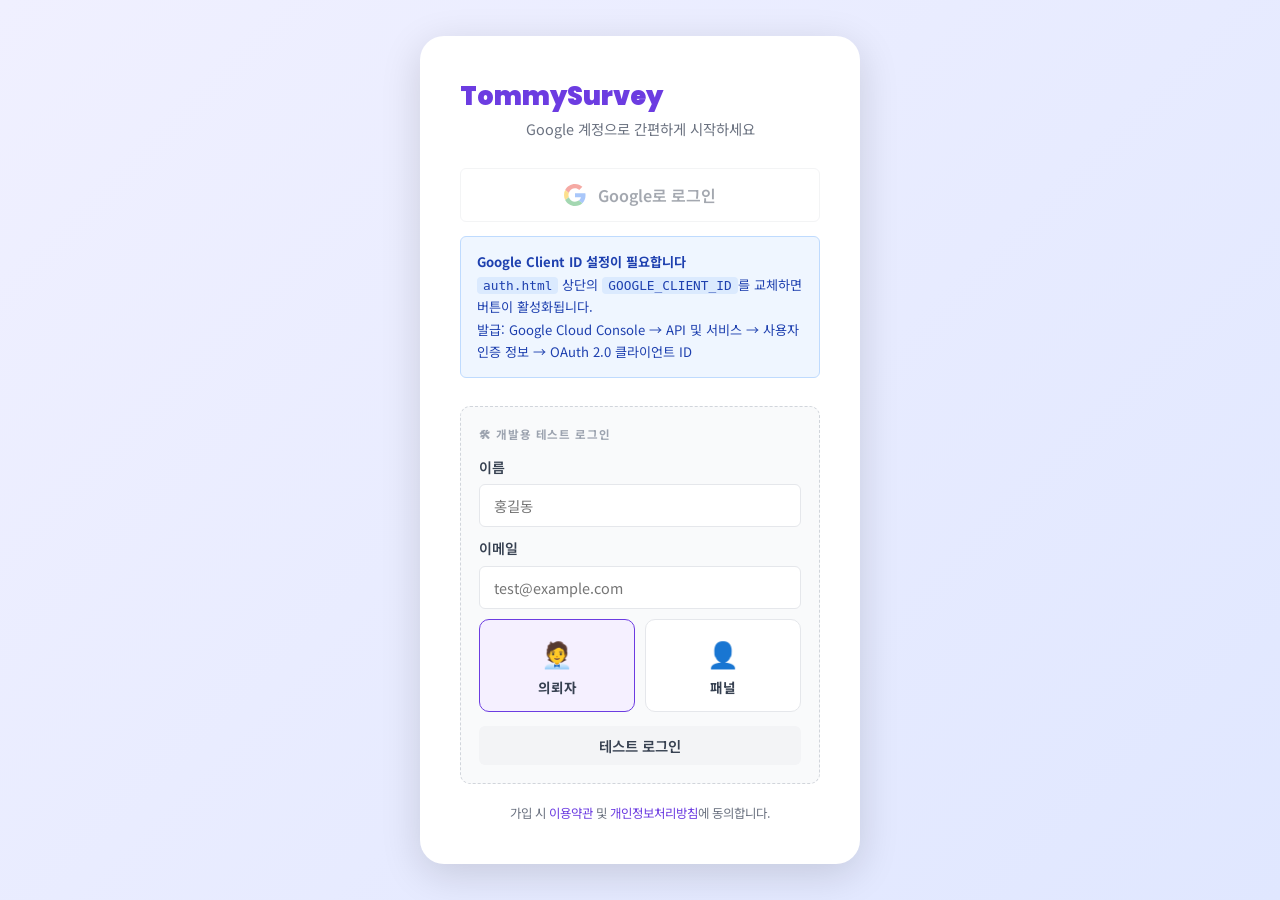
<file: dashboard.html>
<!doctype html>
<html lang="ko">
<head>
  <meta charset="UTF-8" />
  <meta name="viewport" content="width=device-width, initial-scale=1.0" />
  <title>대시보드 — Tommy Survey</title>
  <link rel="stylesheet" href="/style.css" />
</head>
<body>

<nav class="navbar" id="navbar"></nav>

<main class="page-content">
  <div class="container">

    <!-- Page header -->
    <div class="page-header-row page-header">
      <div>
        <h1 id="greeting">안녕하세요!</h1>
        <p>내 설문 현황을 확인하고 새 설문을 만들어 보세요.</p>
      </div>
      <a href="/builder.html" class="btn btn-primary">+ 새 설문 만들기</a>
    </div>

    <!-- Stats -->
    <div class="stats-grid" id="stats-grid"></div>

    <!-- Surveys list -->
    <div class="card">
      <div class="card-header">
        <span class="card-title">내 설문 목록</span>
        <div style="display:flex;gap:8px;" id="filter-btns">
          <button class="btn btn-secondary btn-sm active-filter" data-filter="all" onclick="filterSurveys('all')">전체</button>
          <button class="btn btn-ghost btn-sm" data-filter="active"  onclick="filterSurveys('active')">진행중</button>
          <button class="btn btn-ghost btn-sm" data-filter="draft"   onclick="filterSurveys('draft')">임시저장</button>
          <button class="btn btn-ghost btn-sm" data-filter="closed"  onclick="filterSurveys('closed')">완료</button>
        </div>
      </div>
      <div id="survey-list"></div>
    </div>

  </div>
</main>

<!-- Delete confirm modal -->
<div class="modal-backdrop" id="del-modal">
  <div class="modal">
    <div class="modal-header">
      <span class="modal-title">설문 삭제</span>
      <button class="modal-close" onclick="closeDelModal()">×</button>
    </div>
    <p style="font-size:.9rem;color:var(--text-sub);">이 설문을 삭제하면 응답 데이터도 함께 삭제됩니다. 계속하시겠습니까?</p>
    <div class="modal-footer">
      <button class="btn btn-ghost" onclick="closeDelModal()">취소</button>
      <button class="btn btn-danger" id="del-confirm-btn">삭제</button>
    </div>
  </div>
</div>

<div id="toast-container"></div>
<script src="/main.js"></script>
<script>
let user;
let allSurveys = [];
let currentFilter = 'all';
let pendingDeleteId = null;

document.addEventListener('DOMContentLoaded', () => {
  user = requireAuth('creator');
  if (!user) return;

  document.getElementById('greeting').textContent = `안녕하세요, ${user.name}님!`;
  loadData();
});

function loadData() {
  allSurveys = DB.getSurveys().filter(s => s.creatorId === user.id);
  renderStats();
  renderSurveys(currentFilter);
}

function renderStats() {
  const total    = allSurveys.length;
  const active   = allSurveys.filter(s => s.status === 'active').length;
  const closed   = allSurveys.filter(s => s.status === 'closed').length;
  const totalResp = allSurveys.reduce((sum, s) => sum + getResponseCount(s.id), 0);

  document.getElementById('stats-grid').innerHTML = `
    <div class="stat-card">
      <div class="stat-label">전체 설문</div>
      <div class="stat-value primary">${total}</div>
      <div class="stat-sub">누적 생성</div>
    </div>
    <div class="stat-card">
      <div class="stat-label">진행중</div>
      <div class="stat-value success">${active}</div>
      <div class="stat-sub">활성 설문</div>
    </div>
    <div class="stat-card">
      <div class="stat-label">총 응답 수</div>
      <div class="stat-value primary">${fmtNum(totalResp)}</div>
      <div class="stat-sub">누적 응답</div>
    </div>
    <div class="stat-card">
      <div class="stat-label">완료 설문</div>
      <div class="stat-value">${closed}</div>
      <div class="stat-sub">마감됨</div>
    </div>
  `;
}

function filterSurveys(filter) {
  currentFilter = filter;
  document.querySelectorAll('[data-filter]').forEach(btn => {
    const isActive = btn.dataset.filter === filter;
    btn.classList.toggle('btn-secondary', isActive);
    btn.classList.toggle('btn-ghost',     !isActive);
  });
  renderSurveys(filter);
}

function renderSurveys(filter) {
  const container = document.getElementById('survey-list');
  const list = filter === 'all' ? allSurveys : allSurveys.filter(s => s.status === filter);

  if (list.length === 0) {
    container.innerHTML = `
      <div class="empty-state">
        <div class="empty-icon">📋</div>
        <h3>${filter === 'all' ? '아직 설문이 없습니다' : '해당 상태의 설문이 없습니다'}</h3>
        <p>새 설문을 만들어 시작해 보세요!</p>
        <a href="/builder.html" class="btn btn-primary" style="margin-top:16px;">+ 설문 만들기</a>
      </div>
    `;
    return;
  }

  container.innerHTML = `
    <div class="table-wrap">
      <table>
        <thead>
          <tr>
            <th>설문 제목</th>
            <th>상태</th>
            <th>문항 수</th>
            <th>응답 / 목표</th>
            <th>생성일</th>
            <th>관리</th>
          </tr>
        </thead>
        <tbody>
          ${list.map(s => {
            const respCnt  = getResponseCount(s.id);
            const progress = s.targetCount ? Math.min(100, Math.round(respCnt / s.targetCount * 100)) : 0;
            return `
              <tr>
                <td>
                  <div style="font-weight:600;">${s.title}</div>
                  <div style="font-size:.78rem;color:var(--text-sub);margin-top:2px;">${s.description ? s.description.slice(0,40) + (s.description.length>40?'…':'') : ''}</div>
                </td>
                <td>${statusBadge(s.status)}</td>
                <td style="color:var(--text-sub);">${s.questions.length}개</td>
                <td>
                  <div style="font-weight:600;">${fmtNum(respCnt)} / ${fmtNum(s.targetCount || '-')}</div>
                  ${s.targetCount ? `
                    <div style="margin-top:4px;">
                      <div style="height:4px;background:var(--gray-200);border-radius:999px;width:80px;">
                        <div style="height:100%;width:${progress}%;background:var(--primary);border-radius:999px;"></div>
                      </div>
                    </div>` : ''}
                </td>
                <td style="color:var(--text-sub);font-size:.85rem;">${fmtDate(s.createdAt)}</td>
                <td>
                  <div style="display:flex;gap:6px;flex-wrap:wrap;">
                    ${s.status !== 'closed' ? `<a href="/builder.html?id=${s.id}" class="btn btn-ghost btn-sm">편집</a>` : ''}
                    ${s.status === 'active' ? `<a href="/survey.html?id=${s.id}" target="_blank" class="btn btn-ghost btn-sm">미리보기</a>` : ''}
                    <a href="/results.html?id=${s.id}" class="btn btn-secondary btn-sm">결과 보기</a>
                    ${s.status !== 'closed' ? `<button class="btn btn-ghost btn-sm" onclick="closeSurvey('${s.id}')">마감</button>` : ''}
                    <button class="btn btn-ghost btn-sm" style="color:var(--danger);" onclick="openDelModal('${s.id}')">삭제</button>
                  </div>
                </td>
              </tr>
            `;
          }).join('')}
        </tbody>
      </table>
    </div>
  `;
}

function closeSurvey(id) {
  const surveys = DB.getSurveys();
  const s = surveys.find(s => s.id === id);
  if (!s) return;
  s.status = 'closed';
  s.closedAt = new Date().toISOString();
  DB.setSurveys(surveys);
  toast('설문이 마감되었습니다.', 'success');
  loadData();
}

function openDelModal(id) {
  pendingDeleteId = id;
  document.getElementById('del-modal').classList.add('open');
  document.getElementById('del-confirm-btn').onclick = () => deleteSurvey(id);
}

function closeDelModal() {
  pendingDeleteId = null;
  document.getElementById('del-modal').classList.remove('open');
}

function deleteSurvey(id) {
  DB.setSurveys(DB.getSurveys().filter(s => s.id !== id));
  DB.setResponses(DB.getResponses().filter(r => r.surveyId !== id));
  closeDelModal();
  toast('설문이 삭제되었습니다.', 'success');
  loadData();
}
</script>
</body>
</html>
</file>
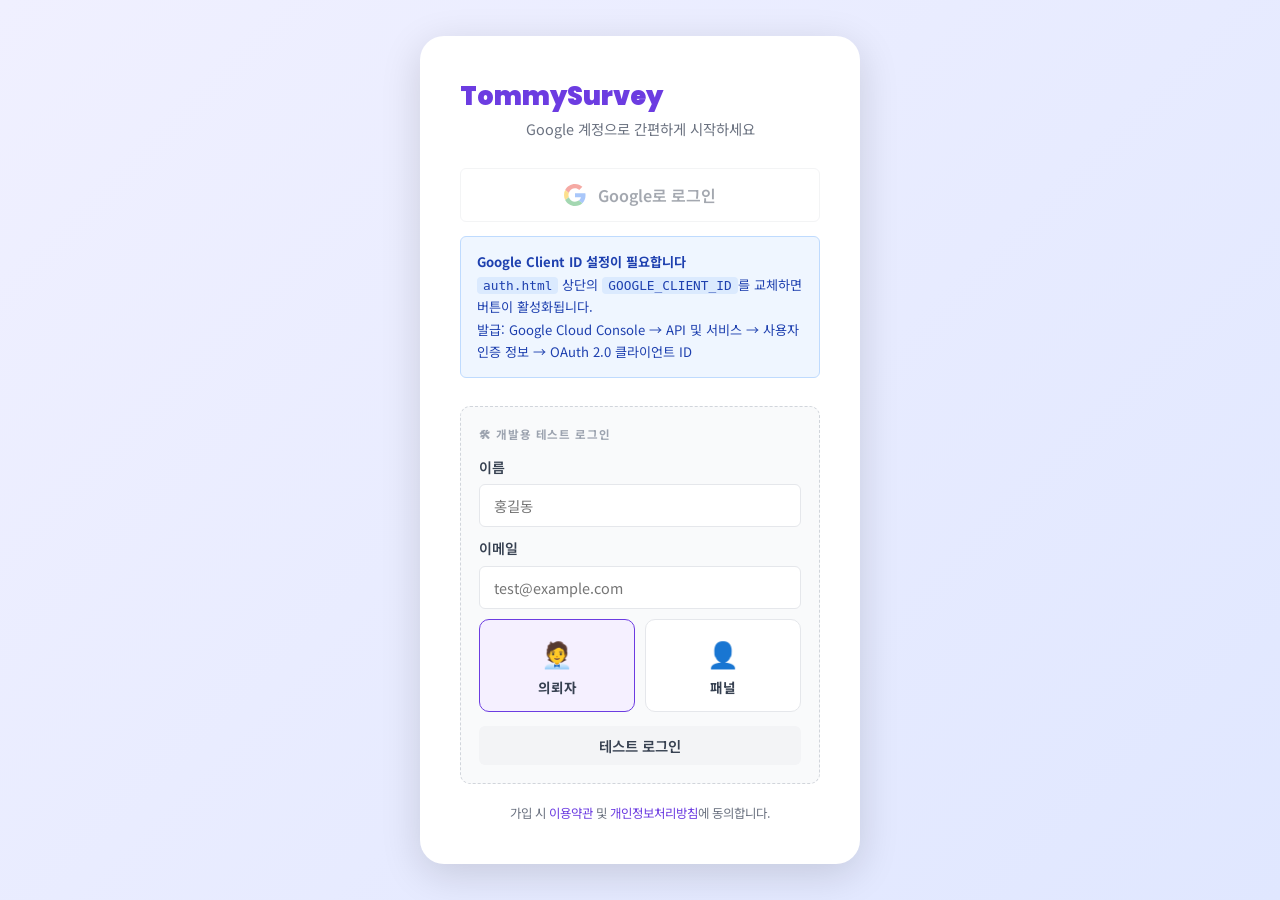
<file: panel.html>
<!doctype html>
<html lang="ko">
<head>
  <meta charset="UTF-8" />
  <meta name="viewport" content="width=device-width, initial-scale=1.0" />
  <title>패널 홈 — Tommy Survey</title>
  <link rel="stylesheet" href="/style.css" />
</head>
<body>

<nav class="navbar" id="navbar"></nav>

<main class="page-content">
  <div class="container-sm">

    <!-- Points card -->
    <div class="point-card">
      <div style="position:relative;z-index:1;">
        <div class="point-card-label">내 포인트</div>
        <div class="point-card-value" id="my-points">0</div>
        <div class="point-card-sub">1pt = 1원 · 5,000pt 이상 출금 가능</div>
        <button class="btn btn-sm" style="background:rgba(255,255,255,.2);color:white;margin-top:14px;border:1px solid rgba(255,255,255,.3);" onclick="openWithdrawModal()">포인트 출금 신청</button>
      </div>
    </div>

    <!-- Stats row -->
    <div style="display:grid;grid-template-columns:repeat(3,1fr);gap:12px;margin-bottom:24px;">
      <div class="stat-card" style="padding:16px;text-align:center;">
        <div class="stat-label">참여 설문</div>
        <div class="stat-value primary" id="stat-done">0</div>
      </div>
      <div class="stat-card" style="padding:16px;text-align:center;">
        <div class="stat-label">획득 포인트</div>
        <div class="stat-value primary" id="stat-earned">0</div>
      </div>
      <div class="stat-card" style="padding:16px;text-align:center;">
        <div class="stat-label">진행 가능</div>
        <div class="stat-value primary" id="stat-avail">0</div>
      </div>
    </div>

    <!-- Tabs -->
    <div class="tabs">
      <button class="tab-btn active" data-tab="available" onclick="switchTab('available')">참여 가능한 설문</button>
      <button class="tab-btn" data-tab="done" onclick="switchTab('done')">완료한 설문</button>
    </div>

    <!-- Available surveys -->
    <div id="tab-available">
      <div class="survey-feed" id="available-feed"></div>
    </div>

    <!-- Done surveys -->
    <div id="tab-done" style="display:none;">
      <div id="done-feed"></div>
    </div>

  </div>
</main>

<!-- Withdraw modal -->
<div class="modal-backdrop" id="withdraw-modal">
  <div class="modal">
    <div class="modal-header">
      <span class="modal-title">포인트 출금</span>
      <button class="modal-close" onclick="closeWithdrawModal()">×</button>
    </div>
    <div class="form-group">
      <label class="form-label">출금 포인트</label>
      <input type="number" class="form-input" id="withdraw-amt" placeholder="최소 5,000pt" min="5000" step="1000" />
      <div class="form-hint">보유: <span id="withdraw-avail">0</span>pt</div>
    </div>
    <div class="form-group">
      <label class="form-label">입금 계좌 (예시)</label>
      <input type="text" class="form-input" placeholder="은행명 계좌번호 예금주" />
    </div>
    <div class="modal-footer">
      <button class="btn btn-ghost" onclick="closeWithdrawModal()">취소</button>
      <button class="btn btn-primary" onclick="doWithdraw()">출금 신청</button>
    </div>
  </div>
</div>

<div id="toast-container"></div>
<script src="/main.js"></script>
<script>
let user;
let myResponses = [];
let allSurveys  = [];

document.addEventListener('DOMContentLoaded', () => {
  user = requireAuth('panel');
  if (!user) return;
  loadData();
});

function loadData() {
  // 최신 유저 정보 다시 로드
  user = DB.getUsers().find(u => u.id === user.id) || user;

  myResponses = DB.getResponses().filter(r => r.panelId === user.id);
  allSurveys  = DB.getSurveys().filter(s => s.status === 'active');

  const completedIds = new Set(myResponses.map(r => r.surveyId));
  const available = allSurveys.filter(s => !completedIds.has(s.id));
  const done      = myResponses.map(r => {
    const s = DB.getSurveys().find(sv => sv.id === r.surveyId);
    return s ? { survey: s, response: r } : null;
  }).filter(Boolean).reverse();

  // Stats
  document.getElementById('my-points').textContent = fmtNum(user.points || 0);
  document.getElementById('stat-done').textContent   = fmtNum(myResponses.length);
  document.getElementById('stat-earned').textContent  = fmtNum(myResponses.length * 200); // 추정
  document.getElementById('stat-avail').textContent   = fmtNum(available.length);
  document.getElementById('withdraw-avail').textContent = fmtNum(user.points || 0);

  renderAvailable(available);
  renderDone(done);
}

function renderAvailable(list) {
  const container = document.getElementById('available-feed');
  if (list.length === 0) {
    container.innerHTML = `
      <div class="empty-state">
        <div class="empty-icon">🔍</div>
        <h3>지금 참여 가능한 설문이 없습니다</h3>
        <p>새 설문이 등록되면 알려드릴게요!</p>
      </div>
    `;
    return;
  }
  container.innerHTML = list.map(s => {
    const qCnt = s.questions.length;
    const estMin = Math.ceil(qCnt * 0.8);
    const icons  = ['📱','🛒','🎬','🍕','✈️','🏠','💄','🎮'];
    const icon   = icons[s.id.charCodeAt(0) % icons.length];
    return `
      <div class="feed-card">
        <div class="feed-card-icon">${icon}</div>
        <div class="feed-card-body">
          <div class="feed-card-title">${s.title}</div>
          <div class="feed-card-meta">
            <span>📋 ${qCnt}문항</span>
            <span>⏱ 약 ${estMin}분</span>
            <span style="color:var(--success);">🟢 진행중</span>
          </div>
        </div>
        <div class="feed-card-reward">
          <div class="reward-value">+${fmtNum(s.reward||200)}</div>
          <div class="reward-label">포인트</div>
          <a href="/survey.html?id=${s.id}" class="btn btn-primary btn-sm" style="margin-top:8px;">참여하기</a>
        </div>
      </div>
    `;
  }).join('');
}

function renderDone(list) {
  const container = document.getElementById('done-feed');
  if (list.length === 0) {
    container.innerHTML = `
      <div class="empty-state">
        <div class="empty-icon">📝</div>
        <h3>아직 참여한 설문이 없습니다</h3>
        <p>위 탭에서 설문에 참여해 보세요!</p>
      </div>
    `;
    return;
  }
  container.innerHTML = `
    <div class="table-wrap">
      <table>
        <thead>
          <tr>
            <th>설문 제목</th>
            <th>참여일</th>
            <th>획득 포인트</th>
            <th>상태</th>
          </tr>
        </thead>
        <tbody>
          ${list.map(({survey: s, response: r}) => `
            <tr>
              <td style="font-weight:600;">${s.title}</td>
              <td style="font-size:.85rem;color:var(--text-sub);">${fmtDate(r.completedAt)}</td>
              <td><span style="color:var(--primary);font-weight:700;">+${fmtNum(s.reward||200)} pt</span></td>
              <td><span class="badge badge-active">완료</span></td>
            </tr>
          `).join('')}
        </tbody>
      </table>
    </div>
  `;
}

function switchTab(tab) {
  document.querySelectorAll('.tab-btn').forEach(btn => {
    btn.classList.toggle('active', btn.dataset.tab === tab);
  });
  document.getElementById('tab-available').style.display = tab === 'available' ? '' : 'none';
  document.getElementById('tab-done').style.display      = tab === 'done'      ? '' : 'none';
}

function openWithdrawModal() {
  document.getElementById('withdraw-avail').textContent = fmtNum(user.points || 0);
  document.getElementById('withdraw-modal').classList.add('open');
}
function closeWithdrawModal() {
  document.getElementById('withdraw-modal').classList.remove('open');
}

function doWithdraw() {
  const amt = parseInt(document.getElementById('withdraw-amt').value);
  if (!amt || amt < 5000) { toast('최소 5,000pt 이상 출금 가능합니다.', 'warning'); return; }
  if (amt > (user.points || 0)) { toast('포인트가 부족합니다.', 'error'); return; }
  const users = DB.getUsers();
  const u = users.find(u => u.id === user.id);
  if (u) { u.points -= amt; DB.setUsers(users); }
  closeWithdrawModal();
  toast(`${fmtNum(amt)}pt 출금 신청이 완료되었습니다. 영업일 3일 내 입금됩니다.`, 'success');
  loadData();
}
</script>
</body>
</html>
</file>
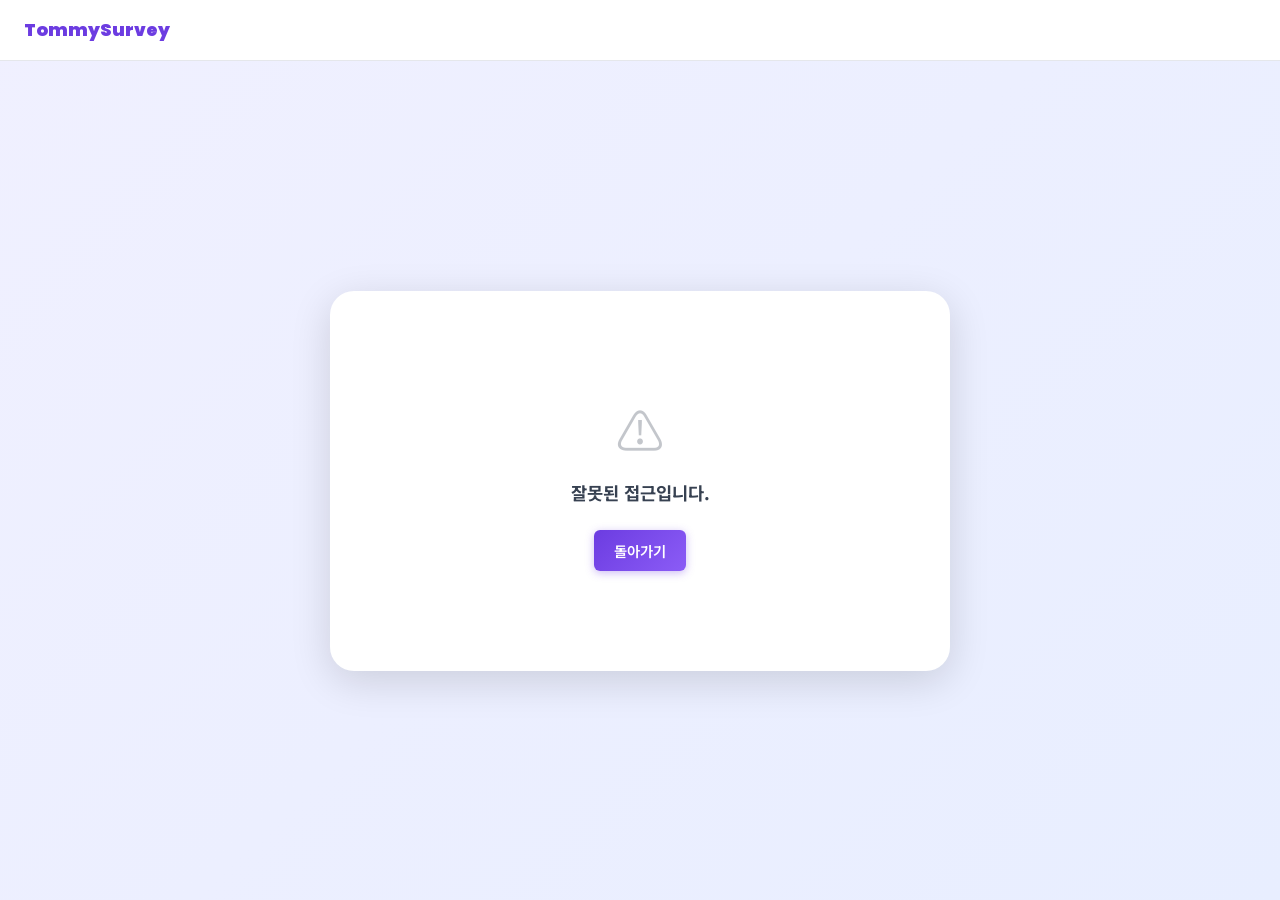
<file: survey.html>
<!doctype html>
<html lang="ko">
<head>
  <meta charset="UTF-8" />
  <meta name="viewport" content="width=device-width, initial-scale=1.0" />
  <title>설문 참여 — Tommy Survey</title>
  <link rel="stylesheet" href="/style.css" />
</head>
<body>

<div class="survey-page">
  <!-- Header -->
  <div class="survey-header">
    <a href="/index.html" class="survey-logo">TommySurvey</a>
    <div id="progress-label" style="font-size:.82rem;color:var(--text-sub);"></div>
  </div>

  <!-- Body -->
  <div class="survey-body">
    <div class="survey-card" id="main-card">

      <!-- Intro screen -->
      <div id="screen-intro">
        <div style="text-align:center;padding:10px 0 24px;">
          <div style="font-size:2.5rem;margin-bottom:16px;">📋</div>
          <h2 id="intro-title" style="font-size:1.4rem;font-weight:900;margin-bottom:10px;"></h2>
          <p id="intro-desc" style="color:var(--text-sub);font-size:.9rem;line-height:1.7;margin-bottom:20px;"></p>
          <div id="intro-meta" style="display:flex;justify-content:center;gap:24px;margin-bottom:28px;flex-wrap:wrap;"></div>
          <button class="btn btn-primary btn-lg" onclick="startSurvey()">설문 시작하기</button>
        </div>
      </div>

      <!-- Question screen -->
      <div id="screen-question" style="display:none;">
        <div class="progress-bar-wrap">
          <div class="progress-bar" id="progress-bar" style="width:0%"></div>
        </div>
        <div class="survey-card-header">
          <div class="survey-q-label" id="q-label"></div>
          <div class="survey-q-text" id="q-text"></div>
        </div>
        <div id="q-body"></div>
        <div class="survey-nav">
          <button class="btn btn-ghost" id="btn-prev" onclick="prevQ()" style="display:none;">← 이전</button>
          <span class="survey-counter" id="q-counter"></span>
          <button class="btn btn-primary" id="btn-next" onclick="nextQ()">다음 →</button>
        </div>
      </div>

      <!-- Success screen -->
      <div id="screen-success" style="display:none;">
        <div class="survey-success">
          <div class="success-icon">🎉</div>
          <h2>설문이 완료되었습니다!</h2>
          <p>소중한 응답 감사합니다.<br/>응답 결과는 리서치 개선에 활용됩니다.</p>
          <div id="reward-badge"></div>
          <div style="margin-top:28px;display:flex;gap:12px;justify-content:center;flex-wrap:wrap;">
            <a href="/panel.html" class="btn btn-primary">내 포인트 확인</a>
            <a href="/panel.html" class="btn btn-secondary">다른 설문 보기</a>
          </div>
        </div>
      </div>

    </div>
  </div>
</div>

<div id="toast-container"></div>
<script src="/main.js"></script>
<script>
let survey = null;
let currentQIdx = 0;
let answers = {};   // questionId → value

document.addEventListener('DOMContentLoaded', () => {
  const id = new URLSearchParams(location.search).get('id');
  if (!id) { showError('잘못된 접근입니다.'); return; }

  survey = DB.getSurveys().find(s => s.id === id);
  if (!survey) { showError('설문을 찾을 수 없습니다.'); return; }
  if (survey.status !== 'active') { showError('이미 마감된 설문입니다.'); return; }

  // 중복 응답 체크
  const user = currentUser();
  if (user && user.role === 'panel') {
    const already = DB.getResponses().find(r => r.surveyId === id && r.panelId === user.id);
    if (already) { showError('이미 참여한 설문입니다.'); return; }
  }

  renderIntro();
});

function showError(msg) {
  document.getElementById('main-card').innerHTML = `
    <div class="empty-state">
      <div class="empty-icon">⚠️</div>
      <h3>${msg}</h3>
      <a href="/panel.html" class="btn btn-primary" style="margin-top:16px;">돌아가기</a>
    </div>
  `;
}

function renderIntro() {
  document.getElementById('intro-title').textContent = survey.title;
  document.getElementById('intro-desc').textContent  = survey.description || '잠시 시간을 내어 설문에 참여해 주세요.';
  document.getElementById('intro-meta').innerHTML = `
    <div style="text-align:center;">
      <div style="font-size:1.2rem;font-weight:700;">${survey.questions.length}</div>
      <div style="font-size:.75rem;color:var(--text-sub);">문항</div>
    </div>
    <div style="text-align:center;">
      <div style="font-size:1.2rem;font-weight:700;">~${Math.ceil(survey.questions.length * 0.8)}분</div>
      <div style="font-size:.75rem;color:var(--text-sub);">예상 시간</div>
    </div>
    <div style="text-align:center;">
      <div style="font-size:1.2rem;font-weight:700;color:var(--primary);">${fmtNum(survey.reward || 0)} pt</div>
      <div style="font-size:.75rem;color:var(--text-sub);">보상</div>
    </div>
  `;
}

function startSurvey() {
  document.getElementById('screen-intro').style.display    = 'none';
  document.getElementById('screen-question').style.display = '';
  currentQIdx = 0;
  renderQuestion();
}

function renderQuestion() {
  const q   = survey.questions[currentQIdx];
  const tot = survey.questions.length;
  const pct = Math.round((currentQIdx / tot) * 100);

  document.getElementById('progress-bar').style.width = pct + '%';
  document.getElementById('progress-label').textContent = `${currentQIdx + 1} / ${tot}`;
  document.getElementById('q-label').textContent  = `문항 ${currentQIdx + 1}`;
  document.getElementById('q-text').innerHTML    = q.text + (q.required ? '<span class="survey-q-required">*</span>' : '');
  document.getElementById('q-counter').textContent = `${currentQIdx + 1} / ${tot}`;
  document.getElementById('btn-prev').style.display  = currentQIdx > 0 ? '' : 'none';
  document.getElementById('btn-next').textContent = currentQIdx === tot - 1 ? '제출하기' : '다음 →';

  renderQBody(q);
}

function renderQBody(q) {
  const container = document.getElementById('q-body');
  const cur = answers[q.id];

  if (q.type === 'single') {
    container.innerHTML = `<div class="survey-options">
      ${q.options.map(opt => `
        <div class="survey-option ${cur === opt ? 'selected' : ''}" onclick="selectSingle('${q.id}', '${opt.replace(/'/g,"\\'")}', this)">
          <div class="survey-option-mark"></div>
          <span>${opt}</span>
        </div>
      `).join('')}
    </div>`;
  } else if (q.type === 'multiple') {
    const selected = cur || [];
    container.innerHTML = `<div class="survey-options">
      ${q.options.map(opt => `
        <div class="survey-option ${selected.includes(opt) ? 'selected' : ''}" onclick="toggleMulti('${q.id}', '${opt.replace(/'/g,"\\'")}', this)">
          <div class="survey-option-mark survey-option-checkbox"></div>
          <span>${opt}</span>
        </div>
      `).join('')}
    </div>`;
  } else if (q.type === 'text') {
    container.innerHTML = `<textarea class="form-textarea" id="text-ans" rows="4" placeholder="답변을 자유롭게 입력하세요">${cur || ''}</textarea>`;
    document.getElementById('text-ans').addEventListener('input', e => { answers[q.id] = e.target.value; });
  } else if (q.type === 'scale') {
    const nums = [];
    for (let n = (q.min||1); n <= (q.max||5); n++) nums.push(n);
    container.innerHTML = `
      <div class="scale-group">
        ${nums.map(n => `<button class="scale-btn ${cur === n ? 'selected' : ''}" onclick="selectScale('${q.id}', ${n}, this)">${n}</button>`).join('')}
      </div>
      <div class="scale-labels">
        <span>${q.minLabel || ''}</span>
        <span>${q.maxLabel || ''}</span>
      </div>
    `;
  } else if (q.type === 'nps') {
    container.innerHTML = `
      <div class="scale-group" style="flex-wrap:wrap;">
        ${[...Array(11)].map((_,n) => `<button class="scale-btn ${cur === n ? 'selected' : ''}" onclick="selectScale('${q.id}', ${n}, this)">${n}</button>`).join('')}
      </div>
      <div class="scale-labels"><span>전혀 추천 안 함 (0)</span><span>적극 추천 (10)</span></div>
    `;
  }
}

function selectSingle(qId, val, el) {
  answers[qId] = val;
  el.closest('.survey-options').querySelectorAll('.survey-option').forEach(o => o.classList.remove('selected'));
  el.classList.add('selected');
}

function toggleMulti(qId, val, el) {
  if (!answers[qId]) answers[qId] = [];
  const idx = answers[qId].indexOf(val);
  if (idx === -1) answers[qId].push(val);
  else answers[qId].splice(idx, 1);
  el.classList.toggle('selected', answers[qId].includes(val));
}

function selectScale(qId, val, el) {
  answers[qId] = val;
  el.closest('.scale-group').querySelectorAll('.scale-btn').forEach(b => b.classList.remove('selected'));
  el.classList.add('selected');
}

function nextQ() {
  const q = survey.questions[currentQIdx];
  if (q.required && !hasAnswer(q)) {
    toast('필수 문항입니다. 답변을 선택해 주세요.', 'warning');
    return;
  }
  if (currentQIdx === survey.questions.length - 1) {
    submitSurvey();
  } else {
    currentQIdx++;
    renderQuestion();
  }
}

function prevQ() {
  if (currentQIdx > 0) { currentQIdx--; renderQuestion(); }
}

function hasAnswer(q) {
  const ans = answers[q.id];
  if (ans === undefined || ans === null || ans === '') return false;
  if (Array.isArray(ans) && ans.length === 0) return false;
  return true;
}

function submitSurvey() {
  const user = currentUser();
  const panelId = user ? user.id : genId('anon');

  const response = {
    id: genId('resp'), surveyId: survey.id, panelId,
    answers: survey.questions.map(q => ({ questionId: q.id, value: answers[q.id] ?? null })),
    completedAt: new Date().toISOString(),
    duration: Math.floor(Math.random() * 180) + 60
  };

  const responses = DB.getResponses();
  responses.push(response);
  DB.setResponses(responses);

  // 포인트 지급 (패널 로그인 시)
  if (user && user.role === 'panel') {
    const users = DB.getUsers();
    const u = users.find(u => u.id === user.id);
    if (u) { u.points = (u.points || 0) + (survey.reward || 200); DB.setUsers(users); }
  }

  document.getElementById('screen-question').style.display = 'none';
  document.getElementById('screen-success').style.display  = '';
  document.getElementById('progress-label').textContent = '완료';
  document.getElementById('progress-bar').style.width  = '100%';

  if (user && user.role === 'panel') {
    document.getElementById('reward-badge').innerHTML = `
      <div class="point-badge">+${fmtNum(survey.reward || 200)} pt 적립!</div>
    `;
  }
}
</script>
</body>
</html>
</file>
<file: style.css>
@import url('https://fonts.googleapis.com/css2?family=Noto+Sans+KR:wght@400;500;700;900&family=Poppins:wght@700;900&display=swap');

/* ─── CSS Variables ─────────────────────────────────── */
:root {
  --primary:       #6C3CE1;
  --primary-light: #8B5CF6;
  --primary-dark:  #4C1D95;
  --secondary:     #2575fc;
  --success:       #10B981;
  --warning:       #F59E0B;
  --danger:        #EF4444;
  --info:          #3B82F6;

  --gray-50:  #F9FAFB;
  --gray-100: #F3F4F6;
  --gray-200: #E5E7EB;
  --gray-300: #D1D5DB;
  --gray-400: #9CA3AF;
  --gray-500: #6B7280;
  --gray-600: #4B5563;
  --gray-700: #374151;
  --gray-900: #111827;

  --bg:       #F3F4F6;
  --surface:  #FFFFFF;
  --text:     #111827;
  --text-sub: #6B7280;
  --border:   #E5E7EB;

  --radius-sm: 6px;
  --radius:    10px;
  --radius-lg: 16px;
  --radius-xl: 24px;
  --shadow-sm: 0 1px 3px rgba(0,0,0,.08), 0 1px 2px rgba(0,0,0,.06);
  --shadow:    0 4px 16px rgba(0,0,0,.10);
  --shadow-lg: 0 10px 40px rgba(0,0,0,.14);

  --font:      'Noto Sans KR', sans-serif;
  --font-logo: 'Poppins', sans-serif;
  --nav-h:     64px;
}

/* ─── Reset ─────────────────────────────────────────── */
*, *::before, *::after { box-sizing: border-box; margin: 0; padding: 0; }
html { font-size: 16px; scroll-behavior: smooth; }
body { font-family: var(--font); background: var(--bg); color: var(--text); line-height: 1.6; -webkit-font-smoothing: antialiased; }
a { color: inherit; text-decoration: none; }
img { max-width: 100%; display: block; }
button, input, select, textarea { font-family: inherit; font-size: inherit; }
ul, ol { list-style: none; }

/* ─── Layout ─────────────────────────────────────────── */
.container { max-width: 1100px; margin: 0 auto; padding: 0 24px; }
.container-sm { max-width: 720px; margin: 0 auto; padding: 0 24px; }
.page-content { padding-top: calc(var(--nav-h) + 32px); padding-bottom: 60px; }

/* ─── Navbar ─────────────────────────────────────────── */
.navbar {
  position: fixed; top: 0; left: 0; right: 0; z-index: 100;
  height: var(--nav-h);
  background: var(--surface);
  border-bottom: 1px solid var(--border);
  display: flex; align-items: center;
  box-shadow: var(--shadow-sm);
}
.navbar .container { display: flex; align-items: center; gap: 16px; width: 100%; max-width: 1100px; }
.navbar-logo { font-family: var(--font-logo); font-size: 1.4rem; font-weight: 900; color: var(--primary); flex: 1; }
.navbar-logo span { color: var(--gray-700); }
.navbar-links { display: flex; align-items: center; gap: 8px; }
.navbar-user { display: flex; align-items: center; gap: 12px; }
.avatar {
  width: 36px; height: 36px; border-radius: 50%;
  background: linear-gradient(135deg, var(--primary), var(--secondary));
  color: white; font-weight: 700; font-size: .85rem;
  display: flex; align-items: center; justify-content: center;
  cursor: pointer; flex-shrink: 0;
}
.navbar-username { font-size: .9rem; font-weight: 500; color: var(--gray-700); }

/* ─── Buttons ────────────────────────────────────────── */
.btn {
  display: inline-flex; align-items: center; justify-content: center; gap: 6px;
  padding: 9px 20px; border-radius: var(--radius-sm); font-weight: 600;
  font-size: .9rem; cursor: pointer; border: none; transition: all .2s;
  white-space: nowrap; text-decoration: none;
}
.btn:disabled { opacity: .5; cursor: not-allowed; }
.btn-primary {
  background: linear-gradient(135deg, var(--primary), var(--primary-light));
  color: white; box-shadow: 0 2px 8px rgba(108,60,225,.35);
}
.btn-primary:hover:not(:disabled) { box-shadow: 0 4px 16px rgba(108,60,225,.45); transform: translateY(-1px); }
.btn-secondary { background: var(--gray-100); color: var(--gray-700); }
.btn-secondary:hover:not(:disabled) { background: var(--gray-200); }
.btn-outline { background: transparent; color: var(--primary); border: 1.5px solid var(--primary); }
.btn-outline:hover:not(:disabled) { background: var(--primary); color: white; }
.btn-ghost { background: transparent; color: var(--gray-600); }
.btn-ghost:hover:not(:disabled) { background: var(--gray-100); }
.btn-danger { background: var(--danger); color: white; }
.btn-danger:hover:not(:disabled) { background: #DC2626; }
.btn-success { background: var(--success); color: white; }
.btn-success:hover:not(:disabled) { background: #059669; }
.btn-sm { padding: 6px 14px; font-size: .82rem; }
.btn-lg { padding: 13px 32px; font-size: 1rem; border-radius: var(--radius); }
.btn-block { width: 100%; }
.btn-icon { padding: 8px; border-radius: var(--radius-sm); min-width: 36px; }

/* ─── Cards ──────────────────────────────────────────── */
.card {
  background: var(--surface); border-radius: var(--radius-lg);
  box-shadow: var(--shadow-sm); border: 1px solid var(--border);
  padding: 24px;
}
.card-header { display: flex; align-items: center; justify-content: space-between; margin-bottom: 20px; }
.card-title { font-size: 1rem; font-weight: 700; color: var(--gray-900); }

/* ─── Stats Grid ─────────────────────────────────────── */
.stats-grid { display: grid; grid-template-columns: repeat(auto-fit, minmax(180px, 1fr)); gap: 16px; margin-bottom: 28px; }
.stat-card { background: var(--surface); border-radius: var(--radius-lg); padding: 20px 24px; border: 1px solid var(--border); box-shadow: var(--shadow-sm); }
.stat-label { font-size: .8rem; color: var(--text-sub); font-weight: 500; margin-bottom: 6px; text-transform: uppercase; letter-spacing: .05em; }
.stat-value { font-size: 2rem; font-weight: 900; color: var(--gray-900); line-height: 1; }
.stat-value.primary { color: var(--primary); }
.stat-value.success { color: var(--success); }
.stat-sub { font-size: .78rem; color: var(--text-sub); margin-top: 4px; }

/* ─── Badges ─────────────────────────────────────────── */
.badge {
  display: inline-flex; align-items: center; gap: 4px;
  padding: 3px 10px; border-radius: 999px; font-size: .75rem; font-weight: 600;
}
.badge::before { content: ''; width: 6px; height: 6px; border-radius: 50%; background: currentColor; display: inline-block; }
.badge-active    { background: #D1FAE5; color: #065F46; }
.badge-draft     { background: #F3F4F6; color: #6B7280; }
.badge-closed    { background: #E0E7FF; color: #3730A3; }
.badge-panel     { background: #FEF3C7; color: #92400E; }
.badge-creator   { background: #EDE9FE; color: #5B21B6; }

/* ─── Forms ──────────────────────────────────────────── */
.form-group { margin-bottom: 18px; }
.form-label { display: block; font-size: .875rem; font-weight: 600; color: var(--gray-700); margin-bottom: 6px; }
.form-input, .form-select, .form-textarea {
  display: block; width: 100%; padding: 10px 14px;
  border: 1.5px solid var(--border); border-radius: var(--radius-sm);
  background: var(--surface); color: var(--text);
  transition: border-color .2s, box-shadow .2s; font-size: .9rem;
}
.form-input:focus, .form-select:focus, .form-textarea:focus {
  outline: none; border-color: var(--primary);
  box-shadow: 0 0 0 3px rgba(108,60,225,.15);
}
.form-textarea { resize: vertical; min-height: 80px; }
.form-hint { font-size: .8rem; color: var(--text-sub); margin-top: 4px; }
.form-error { font-size: .8rem; color: var(--danger); margin-top: 4px; }

/* ─── Toggle / Checkbox ──────────────────────────────── */
.toggle-group { display: flex; align-items: center; gap: 10px; }
.toggle { position: relative; width: 40px; height: 22px; flex-shrink: 0; }
.toggle input { opacity: 0; width: 0; height: 0; position: absolute; }
.toggle-slider {
  position: absolute; inset: 0; background: var(--gray-300); border-radius: 999px;
  transition: .2s; cursor: pointer;
}
.toggle-slider::before {
  content: ''; position: absolute; width: 16px; height: 16px; border-radius: 50%;
  background: white; top: 3px; left: 3px; transition: .2s;
  box-shadow: 0 1px 3px rgba(0,0,0,.2);
}
.toggle input:checked + .toggle-slider { background: var(--primary); }
.toggle input:checked + .toggle-slider::before { transform: translateX(18px); }

/* ─── Table ──────────────────────────────────────────── */
.table-wrap { overflow-x: auto; border-radius: var(--radius-lg); border: 1px solid var(--border); }
table { width: 100%; border-collapse: collapse; background: var(--surface); }
thead th {
  padding: 12px 16px; text-align: left;
  font-size: .78rem; font-weight: 700; text-transform: uppercase; letter-spacing: .05em;
  color: var(--text-sub); background: var(--gray-50);
  border-bottom: 1px solid var(--border);
}
tbody td { padding: 14px 16px; border-bottom: 1px solid var(--gray-100); font-size: .9rem; vertical-align: middle; }
tbody tr:last-child td { border-bottom: none; }
tbody tr:hover td { background: var(--gray-50); }

/* ─── Page Header ────────────────────────────────────── */
.page-header { margin-bottom: 28px; }
.page-header h1 { font-size: 1.6rem; font-weight: 900; color: var(--gray-900); }
.page-header p { font-size: .9rem; color: var(--text-sub); margin-top: 4px; }
.page-header-row { display: flex; align-items: flex-end; justify-content: space-between; flex-wrap: wrap; gap: 12px; }

/* ─── Empty State ────────────────────────────────────── */
.empty-state { text-align: center; padding: 60px 24px; color: var(--text-sub); }
.empty-state .empty-icon { font-size: 3rem; margin-bottom: 12px; opacity: .4; }
.empty-state h3 { font-size: 1.1rem; font-weight: 700; color: var(--gray-700); margin-bottom: 6px; }
.empty-state p  { font-size: .9rem; }

/* ─── Modal ──────────────────────────────────────────── */
.modal-backdrop {
  position: fixed; inset: 0; background: rgba(0,0,0,.45);
  display: flex; align-items: center; justify-content: center;
  z-index: 1000; padding: 24px; opacity: 0; pointer-events: none; transition: opacity .2s;
}
.modal-backdrop.open { opacity: 1; pointer-events: all; }
.modal {
  background: var(--surface); border-radius: var(--radius-xl);
  max-width: 520px; width: 100%; padding: 32px;
  box-shadow: var(--shadow-lg); transform: translateY(16px); transition: transform .2s;
}
.modal-backdrop.open .modal { transform: translateY(0); }
.modal-header { display: flex; align-items: center; justify-content: space-between; margin-bottom: 20px; }
.modal-title { font-size: 1.1rem; font-weight: 800; color: var(--gray-900); }
.modal-close { background: none; border: none; cursor: pointer; color: var(--gray-400); font-size: 1.4rem; line-height: 1; padding: 0; }
.modal-close:hover { color: var(--gray-700); }
.modal-footer { display: flex; gap: 10px; justify-content: flex-end; margin-top: 24px; }

/* ─── Toast ──────────────────────────────────────────── */
#toast-container { position: fixed; bottom: 24px; right: 24px; z-index: 2000; display: flex; flex-direction: column; gap: 8px; }
.toast {
  padding: 12px 18px; border-radius: var(--radius); background: var(--gray-900); color: white;
  font-size: .875rem; font-weight: 500; box-shadow: var(--shadow-lg);
  animation: toastIn .2s ease; min-width: 220px;
}
.toast.success { background: var(--success); }
.toast.error   { background: var(--danger); }
.toast.warning { background: var(--warning); color: var(--gray-900); }
@keyframes toastIn { from { opacity:0; transform: translateY(12px); } to { opacity:1; transform: translateY(0); } }

/* ─── Divider / Chip ─────────────────────────────────── */
.divider { border: none; border-top: 1px solid var(--border); margin: 24px 0; }
.chip {
  display: inline-flex; align-items: center; gap: 6px;
  padding: 4px 12px; background: var(--gray-100); border-radius: 999px;
  font-size: .8rem; font-weight: 500; color: var(--gray-600);
}

/* ─── Survey Progress Bar ────────────────────────────── */
.progress-bar-wrap { height: 6px; background: var(--gray-200); border-radius: 999px; overflow: hidden; margin-bottom: 32px; }
.progress-bar { height: 100%; background: linear-gradient(90deg, var(--primary), var(--primary-light)); border-radius: 999px; transition: width .3s ease; }

/* ─── Question Card (Builder / Survey) ──────────────── */
.q-card {
  background: var(--surface); border: 1.5px solid var(--border);
  border-radius: var(--radius-lg); padding: 20px; margin-bottom: 12px;
  cursor: pointer; transition: border-color .15s, box-shadow .15s;
  position: relative;
}
.q-card:hover { border-color: var(--primary-light); }
.q-card.active { border-color: var(--primary); box-shadow: 0 0 0 3px rgba(108,60,225,.12); }
.q-card-num {
  position: absolute; top: 20px; left: 20px;
  width: 24px; height: 24px; background: var(--primary); color: white;
  border-radius: 50%; font-size: .72rem; font-weight: 700;
  display: flex; align-items: center; justify-content: center;
}
.q-card-content { padding-left: 36px; }
.q-card-text { font-size: .95rem; font-weight: 600; color: var(--gray-800); }
.q-card-type { font-size: .78rem; color: var(--text-sub); margin-top: 2px; }
.q-card-actions { display: flex; gap: 4px; margin-left: auto; }

/* ─── Option Rows ────────────────────────────────────── */
.option-row { display: flex; align-items: center; gap: 8px; margin-bottom: 8px; }
.option-row input[type=text] { flex: 1; }
.option-icon { width: 18px; height: 18px; border: 2px solid var(--gray-300); border-radius: 3px; flex-shrink: 0; }
.option-icon.circle { border-radius: 50%; }

/* ─── Scale / NPS ────────────────────────────────────── */
.scale-group { display: flex; gap: 8px; flex-wrap: wrap; }
.scale-btn {
  width: 44px; height: 44px; border-radius: var(--radius-sm);
  border: 1.5px solid var(--border); background: var(--surface);
  font-weight: 600; cursor: pointer; transition: all .15s;
}
.scale-btn:hover, .scale-btn.selected { background: var(--primary); color: white; border-color: var(--primary); }
.scale-labels { display: flex; justify-content: space-between; font-size: .75rem; color: var(--text-sub); margin-top: 6px; }

/* ─── Landing Page ───────────────────────────────────── */
.landing-nav {
  position: fixed; top: 0; left: 0; right: 0; z-index: 100;
  height: var(--nav-h); display: flex; align-items: center;
  background: rgba(255,255,255,.92); backdrop-filter: blur(12px);
  border-bottom: 1px solid rgba(255,255,255,.3);
}
.hero-section {
  min-height: 100vh; display: flex; align-items: center;
  background: linear-gradient(135deg, #0f0c29, #302b63, #24243e);
  position: relative; overflow: hidden; padding-top: var(--nav-h);
}
.hero-section::before {
  content: ''; position: absolute; inset: 0;
  background: radial-gradient(ellipse at 30% 60%, rgba(108,60,225,.4) 0%, transparent 60%),
              radial-gradient(ellipse at 80% 20%, rgba(37,117,252,.3) 0%, transparent 50%);
}
.hero-content { position: relative; z-index: 1; color: white; max-width: 640px; }
.hero-tag { display: inline-flex; align-items: center; gap: 8px; background: rgba(255,255,255,.12); border: 1px solid rgba(255,255,255,.2); border-radius: 999px; padding: 6px 16px; font-size: .82rem; font-weight: 600; margin-bottom: 24px; }
.hero-title { font-size: 3.2rem; font-weight: 900; line-height: 1.15; margin-bottom: 20px; }
.hero-title .accent { background: linear-gradient(90deg, #a78bfa, #60a5fa); -webkit-background-clip: text; -webkit-text-fill-color: transparent; background-clip: text; }
.hero-desc { font-size: 1.1rem; opacity: .8; margin-bottom: 36px; line-height: 1.7; }
.hero-cta { display: flex; gap: 12px; flex-wrap: wrap; }
.hero-visual { position: absolute; right: -40px; top: 50%; transform: translateY(-50%); width: 520px; opacity: .15; pointer-events: none; }

.section { padding: 80px 0; }
.section-tag { font-size: .8rem; font-weight: 700; text-transform: uppercase; letter-spacing: .1em; color: var(--primary); margin-bottom: 10px; }
.section-title { font-size: 2rem; font-weight: 900; color: var(--gray-900); margin-bottom: 12px; line-height: 1.2; }
.section-desc { font-size: 1rem; color: var(--text-sub); max-width: 520px; line-height: 1.7; }
.section-center { text-align: center; }
.section-center .section-desc { margin: 0 auto 40px; }

.feature-grid { display: grid; grid-template-columns: repeat(auto-fit, minmax(280px, 1fr)); gap: 24px; margin-top: 48px; }
.feature-card { background: var(--surface); border-radius: var(--radius-lg); padding: 28px; border: 1px solid var(--border); transition: box-shadow .2s, transform .2s; }
.feature-card:hover { box-shadow: var(--shadow); transform: translateY(-2px); }
.feature-icon { width: 48px; height: 48px; border-radius: var(--radius); background: linear-gradient(135deg, var(--primary), var(--primary-light)); display: flex; align-items: center; justify-content: center; font-size: 1.4rem; margin-bottom: 16px; }
.feature-title { font-size: 1rem; font-weight: 700; margin-bottom: 8px; }
.feature-desc { font-size: .875rem; color: var(--text-sub); line-height: 1.65; }

.steps { display: grid; grid-template-columns: repeat(auto-fit, minmax(200px, 1fr)); gap: 32px; margin-top: 48px; position: relative; }
.step { text-align: center; }
.step-num { width: 48px; height: 48px; border-radius: 50%; background: linear-gradient(135deg, var(--primary), var(--primary-light)); color: white; font-size: 1.1rem; font-weight: 900; display: flex; align-items: center; justify-content: center; margin: 0 auto 16px; }
.step-title { font-size: .95rem; font-weight: 700; margin-bottom: 6px; }
.step-desc { font-size: .83rem; color: var(--text-sub); line-height: 1.6; }

.pricing-grid { display: grid; grid-template-columns: repeat(auto-fit, minmax(240px, 1fr)); gap: 20px; margin-top: 48px; }
.pricing-card { background: var(--surface); border: 1.5px solid var(--border); border-radius: var(--radius-xl); padding: 28px; transition: box-shadow .2s; }
.pricing-card.featured { border-color: var(--primary); box-shadow: 0 0 0 3px rgba(108,60,225,.12); position: relative; }
.pricing-card.featured::before { content: 'BEST'; position: absolute; top: -12px; left: 50%; transform: translateX(-50%); background: var(--primary); color: white; font-size: .7rem; font-weight: 800; padding: 3px 12px; border-radius: 999px; letter-spacing: .08em; }
.pricing-name { font-size: .85rem; font-weight: 700; color: var(--text-sub); text-transform: uppercase; letter-spacing: .08em; margin-bottom: 8px; }
.pricing-price { font-size: 2.2rem; font-weight: 900; color: var(--gray-900); line-height: 1; margin-bottom: 4px; }
.pricing-price span { font-size: 1rem; font-weight: 500; color: var(--text-sub); }
.pricing-desc { font-size: .82rem; color: var(--text-sub); margin-bottom: 20px; }
.pricing-features { margin-bottom: 24px; }
.pricing-feature { display: flex; align-items: center; gap: 8px; font-size: .875rem; color: var(--gray-700); padding: 5px 0; }
.pricing-feature::before { content: '✓'; color: var(--success); font-weight: 700; flex-shrink: 0; }

.landing-footer { background: var(--gray-900); color: var(--gray-400); padding: 40px 0; text-align: center; font-size: .85rem; }
.landing-footer strong { color: white; }

/* ─── Auth Page ──────────────────────────────────────── */
.auth-page { min-height: 100vh; display: flex; align-items: center; justify-content: center; background: linear-gradient(135deg, #f0f0ff, #e0e7ff); padding: 24px; }
.auth-card { background: var(--surface); border-radius: var(--radius-xl); padding: 40px; max-width: 440px; width: 100%; box-shadow: var(--shadow-lg); }
.auth-logo { font-family: var(--font-logo); font-size: 1.6rem; font-weight: 900; color: var(--primary); text-align: center; margin-bottom: 28px; }
.auth-tabs { display: flex; background: var(--gray-100); border-radius: var(--radius-sm); padding: 4px; margin-bottom: 24px; }
.auth-tab { flex: 1; text-align: center; padding: 8px; border-radius: var(--radius-sm); font-size: .875rem; font-weight: 600; cursor: pointer; color: var(--text-sub); transition: all .15s; border: none; background: none; }
.auth-tab.active { background: var(--surface); color: var(--primary); box-shadow: var(--shadow-sm); }
.role-select { display: grid; grid-template-columns: 1fr 1fr; gap: 10px; margin-bottom: 20px; }
.role-btn { padding: 14px; border: 1.5px solid var(--border); border-radius: var(--radius); background: var(--surface); cursor: pointer; text-align: center; transition: all .15s; }
.role-btn .role-icon { font-size: 1.6rem; margin-bottom: 6px; }
.role-btn .role-name { font-size: .85rem; font-weight: 700; color: var(--gray-700); }
.role-btn .role-desc { font-size: .75rem; color: var(--text-sub); margin-top: 2px; }
.role-btn.active { border-color: var(--primary); background: #F5F0FF; }
.auth-divider { text-align: center; position: relative; margin: 20px 0; }
.auth-divider::before { content: ''; position: absolute; top: 50%; left: 0; right: 0; height: 1px; background: var(--border); }
.auth-divider span { position: relative; background: white; padding: 0 12px; color: var(--text-sub); font-size: .82rem; }

/* ─── Builder Layout ─────────────────────────────────── */
.builder-layout { display: grid; grid-template-columns: 280px 1fr; gap: 20px; min-height: calc(100vh - var(--nav-h) - 80px); }
.builder-sidebar { background: var(--surface); border-radius: var(--radius-lg); border: 1px solid var(--border); padding: 20px; display: flex; flex-direction: column; height: fit-content; position: sticky; top: calc(var(--nav-h) + 20px); }
.builder-sidebar-title { font-size: .82rem; font-weight: 700; text-transform: uppercase; letter-spacing: .06em; color: var(--text-sub); margin-bottom: 14px; }
.builder-main { min-width: 0; }
.builder-toolbar { background: var(--surface); border: 1px solid var(--border); border-radius: var(--radius-lg); padding: 16px 20px; margin-bottom: 20px; display: flex; align-items: center; gap: 10px; flex-wrap: wrap; }
.builder-toolbar-title { font-weight: 700; flex: 1; min-width: 200px; }

/* ─── Survey Taking ──────────────────────────────────── */
.survey-page { min-height: 100vh; background: linear-gradient(135deg, #f0f0ff, #e8eeff); display: flex; flex-direction: column; }
.survey-header { background: var(--surface); border-bottom: 1px solid var(--border); padding: 16px 24px; display: flex; align-items: center; justify-content: space-between; }
.survey-logo { font-family: var(--font-logo); font-weight: 900; color: var(--primary); font-size: 1.1rem; }
.survey-body { flex: 1; display: flex; align-items: center; justify-content: center; padding: 40px 24px; }
.survey-card { background: var(--surface); border-radius: var(--radius-xl); padding: 40px; max-width: 620px; width: 100%; box-shadow: var(--shadow-lg); }
.survey-card-header { margin-bottom: 28px; }
.survey-q-label { font-size: .8rem; font-weight: 700; color: var(--primary); text-transform: uppercase; letter-spacing: .08em; margin-bottom: 8px; }
.survey-q-text { font-size: 1.15rem; font-weight: 700; color: var(--gray-900); line-height: 1.5; }
.survey-q-required { color: var(--danger); margin-left: 2px; }
.survey-options { display: flex; flex-direction: column; gap: 10px; }
.survey-option {
  display: flex; align-items: center; gap: 12px;
  padding: 14px 16px; border: 1.5px solid var(--border); border-radius: var(--radius);
  cursor: pointer; transition: all .15s; background: var(--surface);
}
.survey-option:hover { border-color: var(--primary-light); background: #F5F0FF; }
.survey-option.selected { border-color: var(--primary); background: #F0EAFF; }
.survey-option-mark { width: 20px; height: 20px; border-radius: 50%; border: 2px solid var(--gray-300); flex-shrink: 0; transition: all .15s; display: flex; align-items: center; justify-content: center; }
.survey-option.selected .survey-option-mark { background: var(--primary); border-color: var(--primary); }
.survey-option.selected .survey-option-mark::after { content: ''; width: 8px; height: 8px; background: white; border-radius: 50%; }
.survey-option-checkbox { border-radius: 4px; }
.survey-option.selected .survey-option-checkbox { background: var(--primary); border-color: var(--primary); }
.survey-option.selected .survey-option-checkbox::after { content: '✓'; color: white; font-size: .7rem; font-weight: 900; }
.survey-nav { display: flex; justify-content: space-between; align-items: center; margin-top: 32px; }
.survey-counter { font-size: .85rem; color: var(--text-sub); font-weight: 500; }
.survey-success { text-align: center; padding: 20px 0; }
.survey-success .success-icon { font-size: 3.5rem; margin-bottom: 16px; }
.survey-success h2 { font-size: 1.5rem; font-weight: 900; margin-bottom: 10px; }
.survey-success p { color: var(--text-sub); font-size: .95rem; line-height: 1.6; }
.point-badge { display: inline-flex; align-items: center; gap: 6px; background: #FEF3C7; color: #92400E; padding: 8px 18px; border-radius: 999px; font-weight: 700; margin-top: 16px; font-size: .95rem; }

/* ─── Results ────────────────────────────────────────── */
.chart-wrap { margin-top: 16px; position: relative; max-height: 300px; }
.result-q-card { background: var(--surface); border: 1px solid var(--border); border-radius: var(--radius-lg); padding: 24px; margin-bottom: 16px; }
.result-q-title { font-size: .95rem; font-weight: 700; color: var(--gray-800); margin-bottom: 4px; }
.result-q-meta { font-size: .78rem; color: var(--text-sub); margin-bottom: 16px; }
.bar-item { display: flex; align-items: center; gap: 10px; margin-bottom: 10px; font-size: .875rem; }
.bar-label { width: 160px; flex-shrink: 0; overflow: hidden; text-overflow: ellipsis; white-space: nowrap; }
.bar-track { flex: 1; height: 28px; background: var(--gray-100); border-radius: var(--radius-sm); overflow: hidden; }
.bar-fill { height: 100%; background: linear-gradient(90deg, var(--primary), var(--primary-light)); border-radius: var(--radius-sm); transition: width .6s ease; display: flex; align-items: center; padding-left: 8px; font-size: .75rem; font-weight: 700; color: white; white-space: nowrap; }
.bar-pct { width: 48px; text-align: right; color: var(--text-sub); font-size: .82rem; }
.text-responses { max-height: 200px; overflow-y: auto; }
.text-response-item { padding: 10px 14px; background: var(--gray-50); border-radius: var(--radius-sm); margin-bottom: 6px; font-size: .875rem; border-left: 3px solid var(--primary-light); }

/* ─── Panel Home ─────────────────────────────────────── */
.point-card { background: linear-gradient(135deg, var(--primary), var(--secondary)); color: white; border-radius: var(--radius-xl); padding: 28px; margin-bottom: 24px; position: relative; overflow: hidden; }
.point-card::after { content: ''; position: absolute; right: -40px; top: -40px; width: 180px; height: 180px; border-radius: 50%; background: rgba(255,255,255,.1); }
.point-card-label { font-size: .85rem; opacity: .8; margin-bottom: 4px; }
.point-card-value { font-size: 2.8rem; font-weight: 900; line-height: 1; margin-bottom: 4px; }
.point-card-sub { font-size: .82rem; opacity: .7; }
.survey-feed { display: flex; flex-direction: column; gap: 14px; }
.feed-card { background: var(--surface); border: 1px solid var(--border); border-radius: var(--radius-lg); padding: 20px; display: flex; align-items: center; gap: 16px; transition: box-shadow .15s; }
.feed-card:hover { box-shadow: var(--shadow); }
.feed-card-icon { width: 48px; height: 48px; border-radius: var(--radius); background: linear-gradient(135deg, var(--primary), var(--primary-light)); display: flex; align-items: center; justify-content: center; font-size: 1.3rem; flex-shrink: 0; }
.feed-card-body { flex: 1; min-width: 0; }
.feed-card-title { font-size: .95rem; font-weight: 700; color: var(--gray-900); margin-bottom: 4px; overflow: hidden; text-overflow: ellipsis; white-space: nowrap; }
.feed-card-meta { font-size: .8rem; color: var(--text-sub); display: flex; gap: 12px; }
.feed-card-meta span { display: flex; align-items: center; gap: 4px; }
.feed-card-reward { text-align: right; flex-shrink: 0; }
.reward-value { font-size: 1.1rem; font-weight: 900; color: var(--primary); }
.reward-label { font-size: .72rem; color: var(--text-sub); }
.tabs { display: flex; border-bottom: 2px solid var(--border); margin-bottom: 20px; gap: 4px; }
.tab-btn { padding: 10px 20px; font-size: .9rem; font-weight: 600; color: var(--text-sub); background: none; border: none; cursor: pointer; border-bottom: 2px solid transparent; margin-bottom: -2px; transition: all .15s; }
.tab-btn.active { color: var(--primary); border-bottom-color: var(--primary); }

/* ─── Responsive ─────────────────────────────────────── */
@media (max-width: 768px) {
  .hero-title { font-size: 2.2rem; }
  .section { padding: 56px 0; }
  .section-title { font-size: 1.6rem; }
  .builder-layout { grid-template-columns: 1fr; }
  .builder-sidebar { position: static; }
  .stats-grid { grid-template-columns: repeat(2, 1fr); }
  .pricing-grid { grid-template-columns: 1fr; }
  .feature-grid { grid-template-columns: 1fr; }
}
@media (max-width: 480px) {
  .container, .container-sm { padding: 0 16px; }
  .hero-title { font-size: 1.8rem; }
  .hero-cta { flex-direction: column; }
  .hero-cta .btn { width: 100%; justify-content: center; }
  .stats-grid { grid-template-columns: 1fr 1fr; }
  .auth-card { padding: 28px 20px; }
  .survey-card { padding: 28px 20px; }
}
</file>
